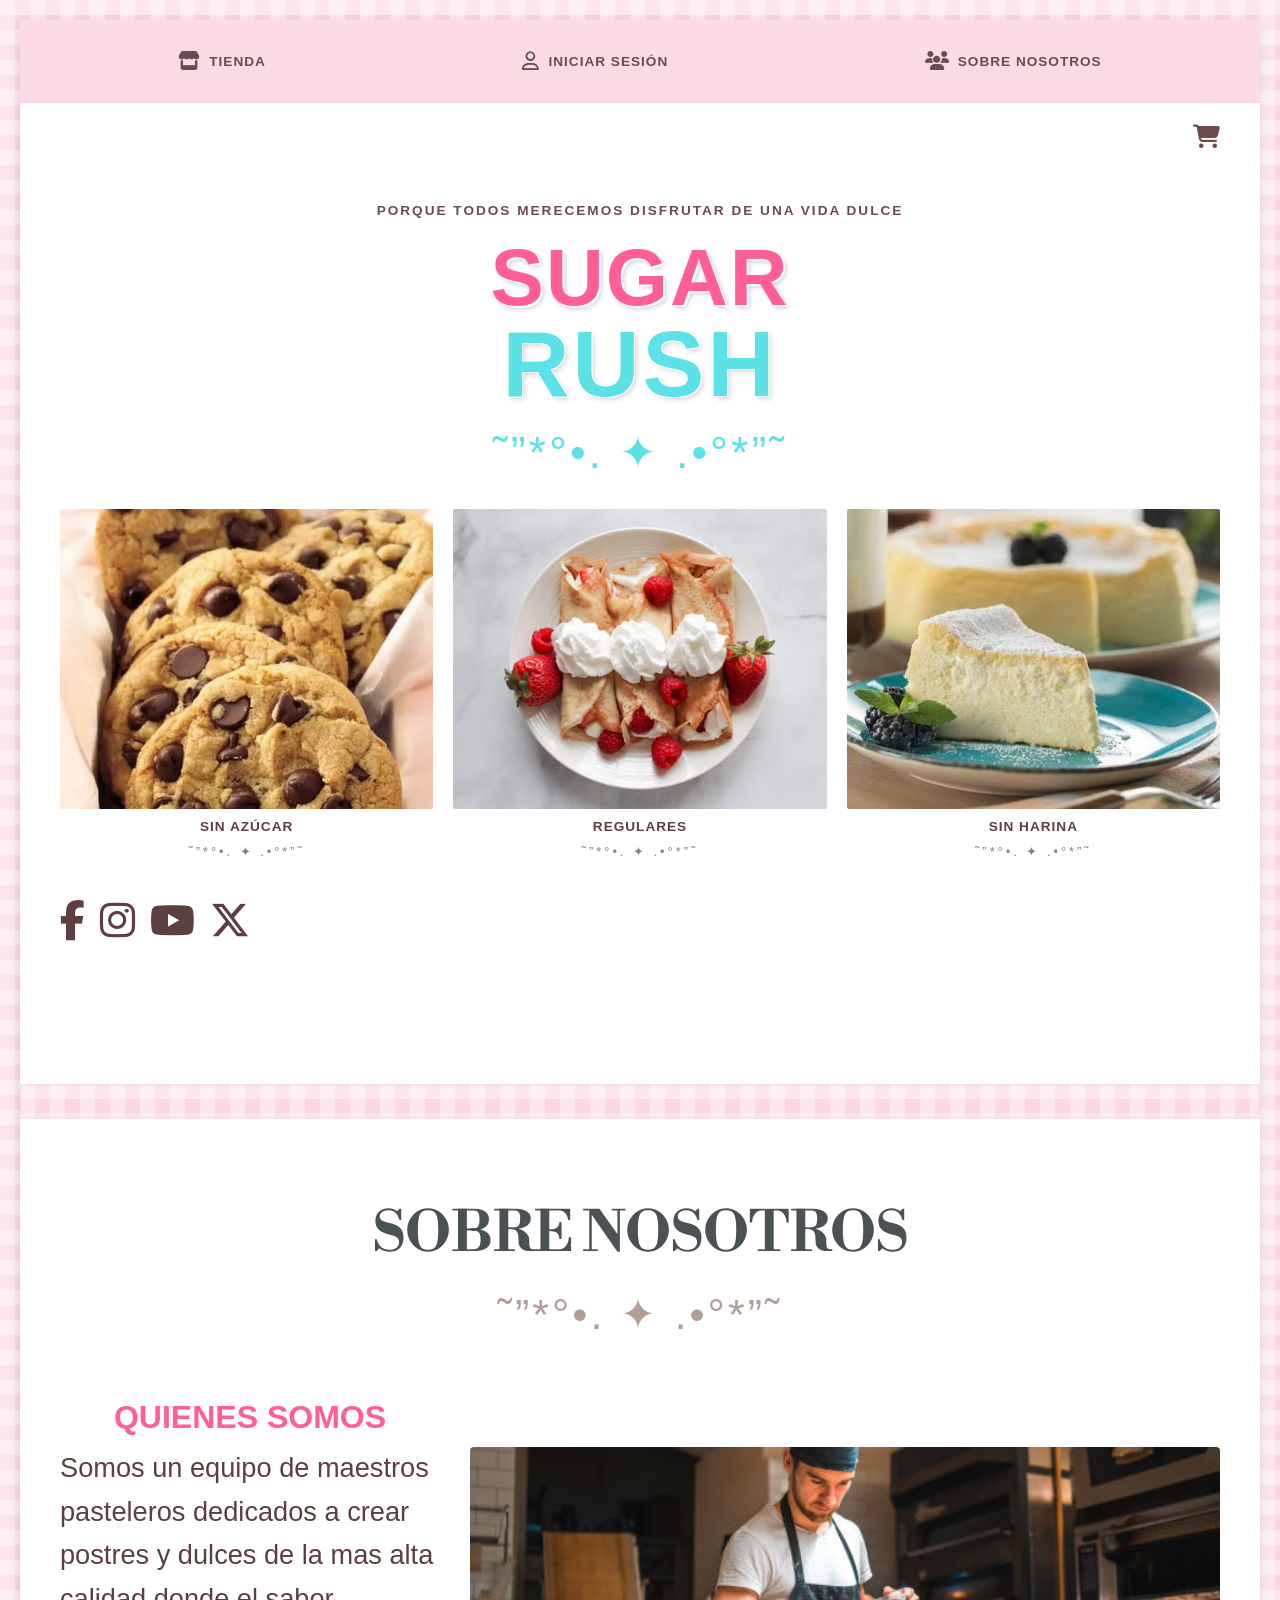
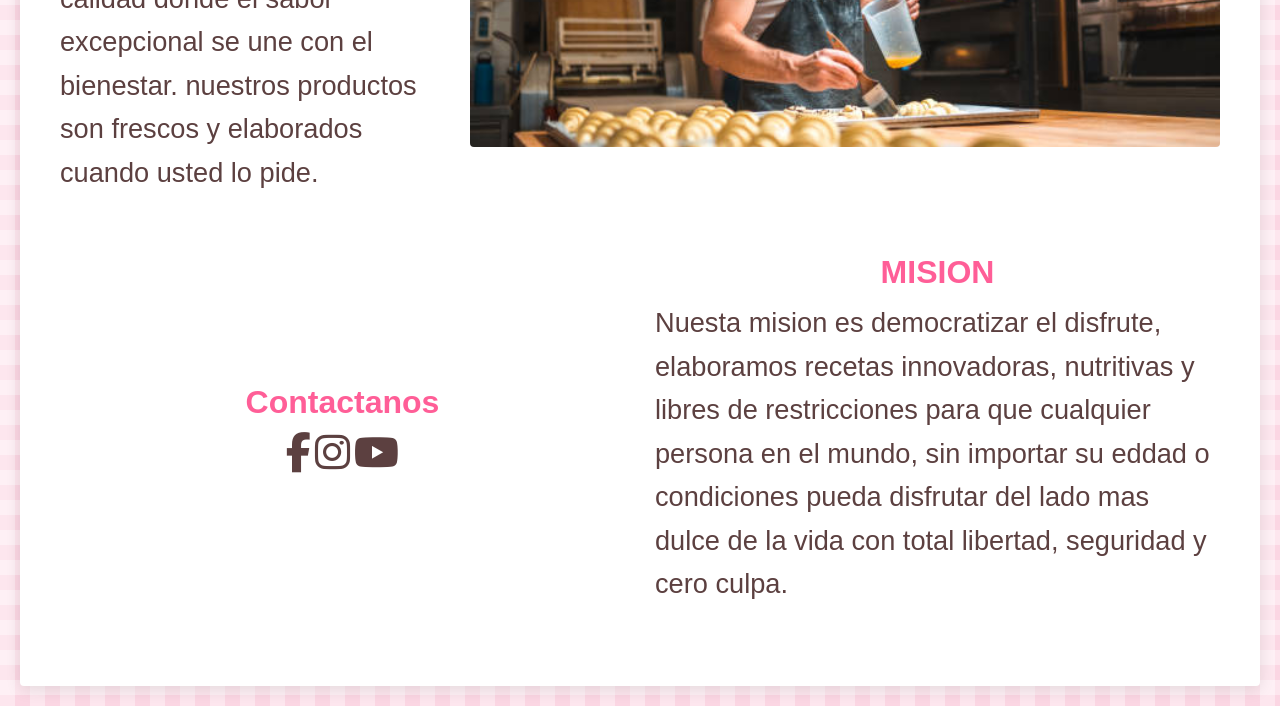
<file: index.HTML>
<!DOCTYPE html>
<html lang="es">
<head>
    <meta charset="UTF-8">
    <meta name="viewport" content="width=device-width, initial-scale=1.0">
    <title>Sugar Rush</title>
    <link rel="stylesheet" href="https://cdnjs.cloudflare.com/ajax/libs/font-awesome/6.4.0/css/all.min.css">
    <link rel="stylesheet" href="styles.css">
    <link href="https://fonts.googleapis.com/css2?family=Libre+Bodoni:wght@600;700&display=swap" rel="stylesheet">
</head>
<body>

    <div class="contenedor">
        <nav class="barra-superior">
            <a href="#" class="items-barra">
                <i class="fa-solid fa-store"></i>
                <span>Tienda</span>
            </a>
            <a href="#" class="items-barra">
                <i class="fa-regular fa-user"></i>
                <span>Iniciar Sesión</span>
            </a>
            <a href="#" class="items-barra">
                <i class="fa-solid fa-users"></i>
                <span>Sobre Nosotros</span>
            </a>
        </nav>

        <section class="caratula">
            <a href="#" class="icono-carrito">
                <i class="fa-solid fa-cart-shopping"></i>
            </a>
            <p class="slogan">PORQUE TODOS MERECEMOS DISFRUTAR DE UNA VIDA DULCE</p>
            <div class="logo">
                <h1 class="logo-sugar">SUGAR</h1>
                <h1 class="logo-rush">RUSH</h1>
            </div>
            <div class="divisor">
                ˜”*°•. ✦ .•°*”˜
            </div>
        </section>
  
        <section class="Tpos-de-postres">

            <div class="postres">
                <div class="cobertura-imagen">
                    <img src="imagenes/images.jpg" alt="Galletas Sin Azúcar">
                </div>
                <h3 class="Titulo-postres">SIN AZÚCAR</h3>
                <div class="divisor1">˜”*°•. ✦ .•°*”˜</div>
            </div>


            <div class="postres">
                <div class="cobertura-imagen">
                    <img src="imagenes/photo-1587314168485-3236d6710814.avif" alt="Postre Regular">
                </div>
                <h3 class="Titulo-postres">REGULARES</h3>
                <div class="divisor1">˜”*°•. ✦ .•°*”˜</div>
            </div>


            <div class="postres">
                <div class="cobertura-imagen">
                    <img src="imagenes/images (1).jpg" alt="Postres Sin Harina">
                </div>
                <h3 class="Titulo-postres">SIN HARINA</h3>
                <div class="divisor1">˜”*°•. ✦ .•°*”˜</div>
            </div>
        </section>


        <footer class="footer">
            <a href="#" class="red-social"><i class="fa-brands fa-facebook-f"></i></a>
            <a href="#" class="red-social"><i class="fa-brands fa-instagram"></i></a>
            <a href="#" class="red-social"><i class="fa-brands fa-youtube"></i></a>
            <a href="#" class="red-social"><i class="fa-brands fa-x-twitter"></i></a>
        </footer>
        <div class="gingham-divider"></div>
        <section class="titulo-2">
            <h3>SOBRE NOSOTROS</h3>
            <div class="divisor3">˜”*°•. ✦ .•°*”˜</div>
        </section>
            <section class="nosotros">
      <div class="texto-nosotros">
        <h2>QUIENES SOMOS</h2>
        <p>Somos un equipo de maestros pasteleros dedicados a crear postres y dulces de la mas alta calidad donde  el sabor excepcional se une con el bienestar.
            nuestros productos son frescos y elaborados cuando usted lo pide.
        </p>
       </div>
      <div class="imagen-nosotros">
        <img src="imagenes/gettyimages-1479330210-612x612.jpg" alt="Postres">
      </div>
    </section>
    <section class="nosotros2">
      <div class="redes-nosotros2">
        <h2>Contactanos</h2>
            <a href="#" class="red-social"><i class="fa-brands fa-facebook-f"></i></a>
            <a href="#" class="red-social"><i class="fa-brands fa-instagram"></i></a>
            <a href="#" class="red-social"><i class="fa-brands fa-youtube"></i></a>
       </div>
      <div class="texto-nosotros2">
        <h2>MISION</h2>
        <p>Nuesta mision es democratizar el disfrute, elaboramos recetas innovadoras, nutritivas y libres de restricciones para que cualquier persona en el mundo, sin importar su eddad o condiciones
            pueda disfrutar del lado mas dulce de la vida con total libertad, seguridad y cero culpa.</p>
      </div>
    </section>

    </div>  
</body>
</html>
</file>
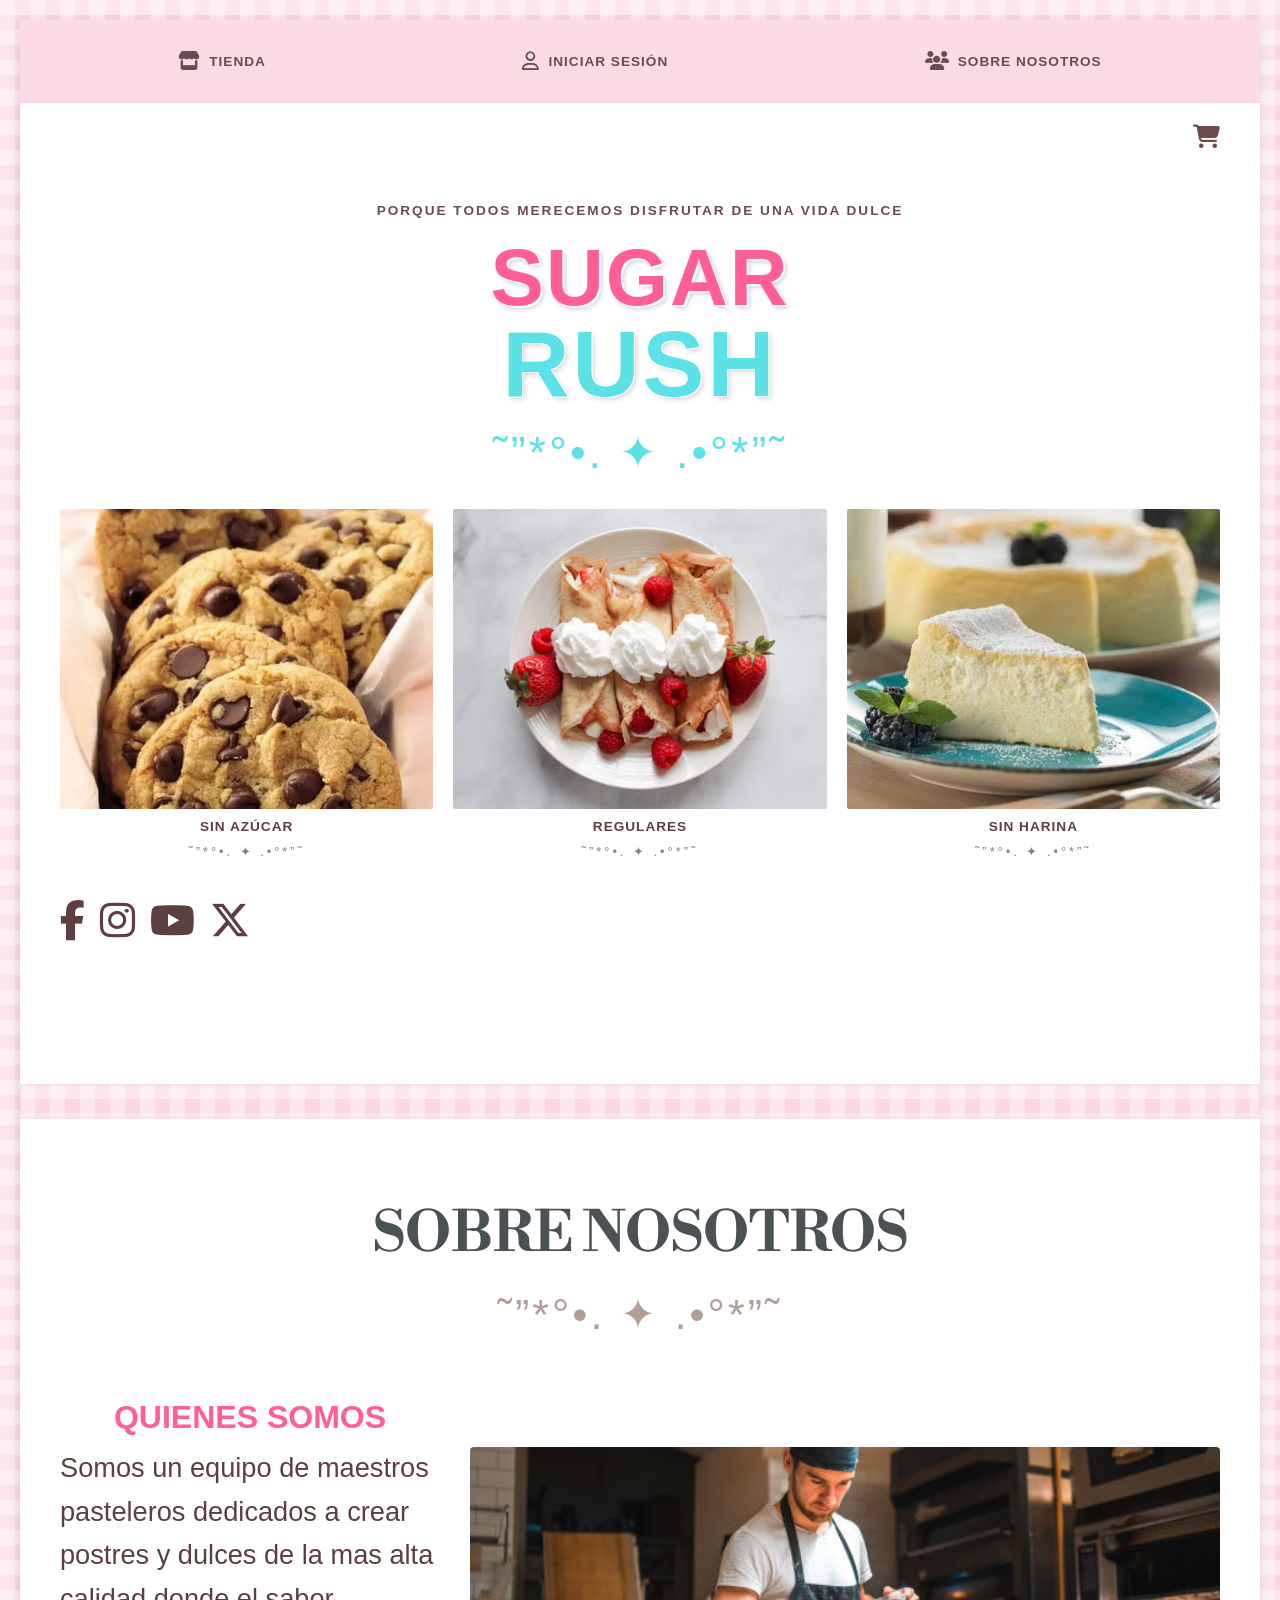
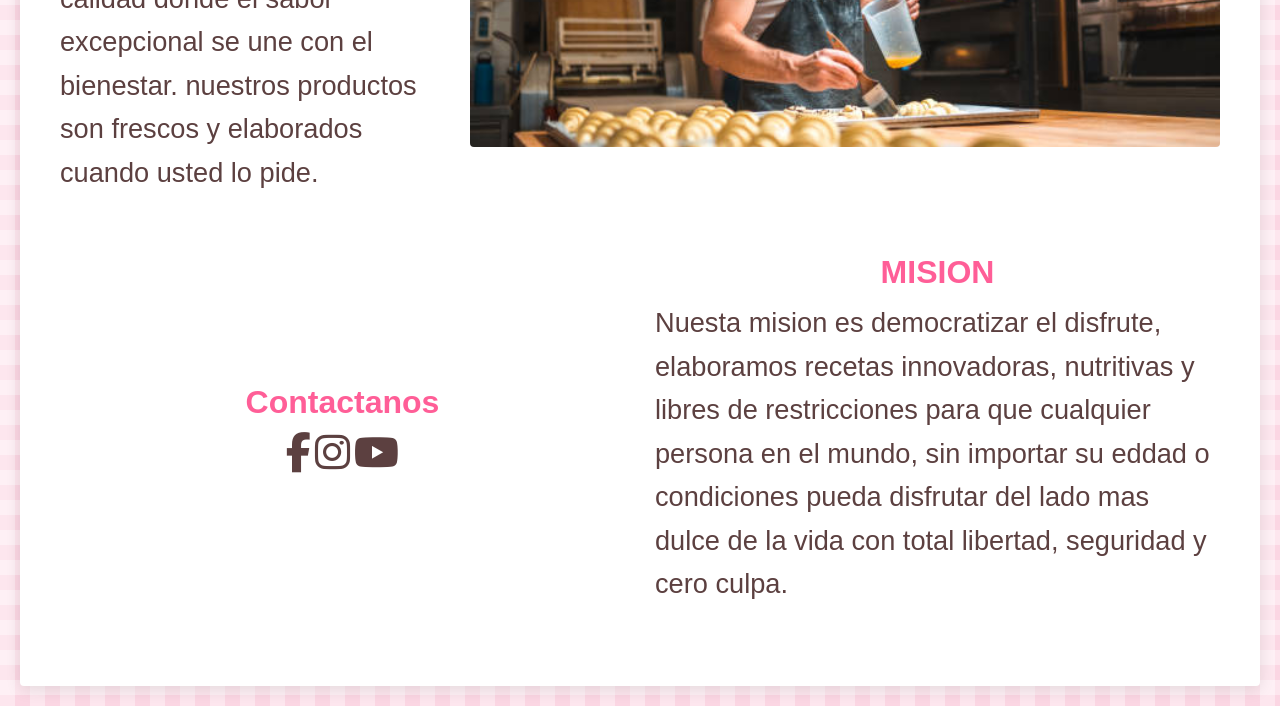
<file: index.html>
<!DOCTYPE html>
<html lang="es">
<head>
    <meta charset="UTF-8">
    <meta name="viewport" content="width=device-width, initial-scale=1.0">
    <title>Sugar Rush</title>
    <link rel="stylesheet" href="https://cdnjs.cloudflare.com/ajax/libs/font-awesome/6.4.0/css/all.min.css">
    <link rel="stylesheet" href="styles.css">
    <link href="https://fonts.googleapis.com/css2?family=Libre+Bodoni:wght@600;700&display=swap" rel="stylesheet">
</head>
<body>

    <div class="contenedor">
        <nav class="barra-superior">
            <a href="tienda.html" class="items-barra">
                <i class="fa-solid fa-store"></i>
                <span>Tienda</span>
            </a>
            <a href="login.html" class="items-barra" data-sesion>
                <i class="fa-regular fa-user"></i>
                <span>Iniciar Sesión</span>
            </a>
            <a href="#" class="items-barra">
                <i class="fa-solid fa-users"></i>
                <span>Sobre Nosotros</span>
            </a>
        </nav>

        <section class="caratula">
            <a href="carrito.html" class="icono-carrito" aria-label="Carrito">
                <i class="fa-solid fa-cart-shopping"></i>
            </a>
            <p class="slogan">PORQUE TODOS MERECEMOS DISFRUTAR DE UNA VIDA DULCE</p>
            <div class="logo">
                <h1 class="logo-sugar">SUGAR</h1>
                <h1 class="logo-rush">RUSH</h1>
            </div>
            <div class="divisor">
                ˜”*°•. ✦ .•°*”˜
            </div>
        </section>
  
        <section class="Tpos-de-postres">

            <div class="postres">
                <div class="cobertura-imagen">
                    <img src="imagenes/images.jpg" alt="Galletas Sin Azúcar">
                </div>
                <h3 class="Titulo-postres">SIN AZÚCAR</h3>
                <div class="divisor1">˜”*°•. ✦ .•°*”˜</div>
            </div>


            <div class="postres">
                <div class="cobertura-imagen">
                    <img src="imagenes/photo-1587314168485-3236d6710814.avif" alt="Postre Regular">
                </div>
                <h3 class="Titulo-postres">REGULARES</h3>
                <div class="divisor1">˜”*°•. ✦ .•°*”˜</div>
            </div>


            <div class="postres">
                <div class="cobertura-imagen">
                    <img src="imagenes/images (1).jpg" alt="Postres Sin Harina">
                </div>
                <h3 class="Titulo-postres">SIN HARINA</h3>
                <div class="divisor1">˜”*°•. ✦ .•°*”˜</div>
            </div>
        </section>


        <footer class="footer">
            <a href="#" class="red-social"><i class="fa-brands fa-facebook-f"></i></a>
            <a href="#" class="red-social"><i class="fa-brands fa-instagram"></i></a>
            <a href="#" class="red-social"><i class="fa-brands fa-youtube"></i></a>
            <a href="#" class="red-social"><i class="fa-brands fa-x-twitter"></i></a>
        </footer>
        <div class="gingham-divider"></div>
        <section class="titulo-2" id="sobre-nosotros">
            <h3>SOBRE NOSOTROS</h3>
            <div class="divisor3">˜”*°•. ✦ .•°*”˜</div>
        </section>
            <section class="nosotros">
      <div class="texto-nosotros">
        <h2>QUIENES SOMOS</h2>
        <p>Somos un equipo de maestros pasteleros dedicados a crear postres y dulces de la mas alta calidad donde  el sabor excepcional se une con el bienestar.
            nuestros productos son frescos y elaborados cuando usted lo pide.
        </p>
       </div>
      <div class="imagen-nosotros">
        <img src="imagenes/gettyimages-1479330210-612x612.jpg" alt="Postres">
      </div>
    </section>
    <section class="nosotros2">
      <div class="redes-nosotros2">
        <h2>Contactanos</h2>
            <a href="#" class="red-social"><i class="fa-brands fa-facebook-f"></i></a>
            <a href="#" class="red-social"><i class="fa-brands fa-instagram"></i></a>
            <a href="#" class="red-social"><i class="fa-brands fa-youtube"></i></a>
       </div>
      <div class="texto-nosotros2">
        <h2>MISION</h2>
        <p>Nuesta mision es democratizar el disfrute, elaboramos recetas innovadoras, nutritivas y libres de restricciones para que cualquier persona en el mundo, sin importar su eddad o condiciones
            pueda disfrutar del lado mas dulce de la vida con total libertad, seguridad y cero culpa.</p>
      </div>
    </section>

    </div>
    <script src="auth.js"></script>
</body>
</html>
</file>
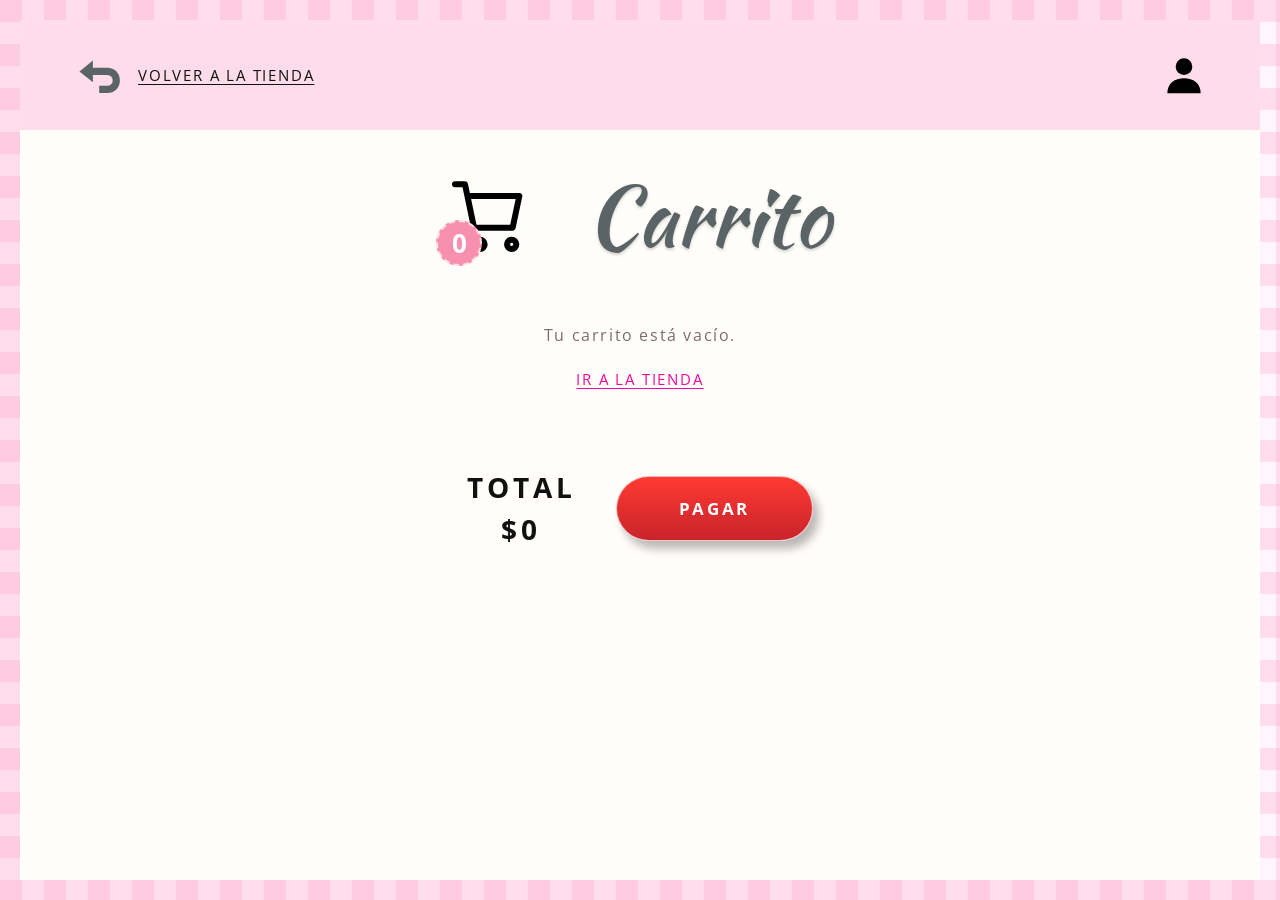
<file: carrito.html>
<!doctype html>
<html lang="es">
<head>
<meta charset="utf-8">
<meta name="viewport" content="width=device-width, initial-scale=1">
<title>Sugar Rush - Carrito</title>
<link rel="preconnect" href="https://fonts.googleapis.com">
<link rel="preconnect" href="https://fonts.gstatic.com" crossorigin>
<link href="https://fonts.googleapis.com/css2?family=Bodoni+Moda:wght@500;600&family=Kaushan+Script&family=Open+Sans:wght@400;600;700&display=swap" rel="stylesheet">
<style>
:root{
  --pink-bar:#ffdce9;
  --pink-soft:#fff3f8;
  --pink:#ff8fb4;
  --pink-btn-a:#ffc3d8;
  --pink-btn-b:#ff8db3;
  --magenta:#ee0a9d;
  --olive:#4f5b25;
  --slate:#5a6466;
  --brown:#4a2012;
  --ink:#111;
  --paper:#fffefb;
  --red:#e8505b;
  --green:#8cc63f;
}
*{box-sizing:border-box}
html,body{margin:0}
body{
  padding:20px;
  font-family:'Open Sans',system-ui,sans-serif;
  color:var(--ink);
  background-color:#fff5fa;
  background-image:
    linear-gradient(90deg,rgba(255,150,195,.26) 50%,transparent 50%),
    linear-gradient(rgba(255,150,195,.26) 50%,transparent 50%);
  background-size:44px 44px;
}
button{font:inherit;cursor:pointer}
a{color:inherit}
svg{display:block}

.sheet{max-width:1700px;margin:0 auto;background:var(--paper);min-height:calc(100vh - 40px);position:relative;display:flex;flex-direction:column}
.bar{background:var(--pink-bar);height:110px;display:flex;align-items:center;justify-content:space-between;padding:0 56px;gap:16px;flex:none}
.bar .right{display:flex;align-items:center;gap:26px}
.main{flex:1;padding:0 56px 24px;position:relative}

.link{background:none;border:0;padding:0;color:var(--ink);text-decoration:underline;text-underline-offset:3px;letter-spacing:.12em;text-transform:uppercase;font-size:15px;display:inline-flex;align-items:center;gap:12px}
.link.pink{color:var(--magenta);text-decoration:underline}
.link.plain{text-decoration:none}
.iconbtn{background:none;border:0;padding:0;position:relative;display:inline-flex}
.badge{position:absolute;top:-6px;right:-8px;min-width:18px;height:18px;border-radius:9px;background:#f6c9f7;color:#7a2a79;font-size:10px;font-weight:700;display:flex;align-items:center;justify-content:center;padding:0 4px}
.badge.big{min-width:46px;height:46px;border-radius:50%;font-size:26px;top:auto;bottom:-10px;left:-14px;right:auto;background:#f78fb0;color:#fff;border:2px dashed rgba(255,255,255,.7)}

h1.serif,h2.serif{font-family:'Bodoni Moda',Didot,serif;font-weight:500;letter-spacing:.06em;text-transform:uppercase;margin:0;text-align:center}
.script{font-family:'Kaushan Script','Brush Script MT',cursive;color:var(--slate);text-align:center;margin:0;font-weight:400;text-shadow:0 2px 3px rgba(0,0,0,.18)}
.body-serif{font-family:'Times New Roman',Times,serif;letter-spacing:.09em;line-height:1.55;font-size:20px}
.label{letter-spacing:.14em;text-transform:uppercase;font-size:15px}

.btn{border:1px solid rgba(255,255,255,.7);border-radius:999px;background:linear-gradient(#ffc9dc,#ff8db3);color:#4b3b40;font-weight:700;letter-spacing:.16em;text-transform:uppercase;padding:20px 54px;font-size:17px;box-shadow:6px 8px 10px rgba(0,0,0,.28);transition:transform .1s}
.btn:hover{transform:translateY(-1px)}
.btn:active{transform:translateY(1px);box-shadow:3px 4px 6px rgba(0,0,0,.28)}
.btn.sm{padding:14px 36px;font-size:14px}
.btn.red{background:linear-gradient(#ff3a33,#c8232b);color:#fff}
.btn.flat{box-shadow:none;background:#f68bad;color:#fff;font-family:Verdana,sans-serif;letter-spacing:.04em;text-transform:none;font-size:20px;padding:16px 54px;border-color:#f5a6c0}

.field{display:block;width:100%;border:2.5px solid #4a4a4a;border-radius:999px;padding:17px 22px;font:inherit;font-family:Verdana,sans-serif;font-size:19px;background:#fff;color:#333}
.field::placeholder{color:#8a8a8a}
.field:focus{outline:3px solid #ffb6cf}

.social{display:flex;gap:18px;align-items:center}
.foot{display:flex;justify-content:space-between;align-items:flex-end;padding:26px 56px 22px;gap:14px;flex-wrap:wrap}
.foot .help{letter-spacing:.12em;text-transform:uppercase;font-size:15px}
.foot .help button{background:none;border:0;padding:0;color:var(--magenta);letter-spacing:.12em;text-transform:uppercase;font-size:15px}

/* Carrito */
.cart-head{display:flex;align-items:center;justify-content:center;gap:56px;margin:44px 0 26px}
.cart-head .script{font-size:84px;line-height:1}
.lines{display:flex;flex-direction:column;gap:20px;align-items:center}
.line{display:flex;width:100%;max-width:400px;background:var(--pink-bar);align-items:stretch;min-height:80px}
.line .ph{width:112px;flex:none;overflow:hidden}
.line img{width:100%;height:100%;object-fit:cover;display:block}
.line .tx{flex:1;text-align:center;padding:12px 6px 8px;display:flex;flex-direction:column;justify-content:center;position:relative}
.line .nm{font-weight:700;letter-spacing:.1em;text-transform:uppercase;font-size:14px}
.line .pr{font-weight:700;font-size:23px;letter-spacing:.06em}
.line .x{position:absolute;right:10px;bottom:6px;background:none;border:0;padding:0}
.totalrow{display:flex;align-items:center;justify-content:center;gap:40px;margin:36px 0 10px}
.totalrow .tt{font-weight:700;font-size:28px;letter-spacing:.14em;text-align:center;line-height:1.5}
.cart-empty{text-align:center;color:#7d6a72;letter-spacing:.1em;padding:40px 0}

/* Pago */
.pay-title{font-size:92px;line-height:1.1;margin-top:44px}
.opts{display:flex;flex-direction:column;gap:30px;margin:26px auto 0;max-width:700px}
.opt{display:flex;align-items:center;gap:18px;background:#fff4fa;border-radius:999px;padding:14px 26px 14px 14px;border:4px solid transparent;text-align:left;width:100%;min-height:74px}
.opt.on{border-color:#ee0a9d}
.opt .ic{width:56px;flex:none;display:flex;justify-content:center}
.opt .tx{flex:1;font-family:'Times New Roman',serif;letter-spacing:.1em}
.opt .tx b{display:block;font-weight:400;font-size:24px;color:#111}
.opt .tx span{font-size:18px;color:#666}
.opt .ck{width:36px;height:36px;border-radius:50%;border:1.5px solid #222;display:flex;align-items:center;justify-content:center;flex:none;background:#fff}
.opt.on .ck{background:#ee0a9d;border:3px solid #e60094}
.opt .ck svg{opacity:.3}
.opt.on .ck svg{opacity:1}
.sums{text-align:center;font-family:'Times New Roman',serif;letter-spacing:.1em;font-size:25px;color:#666;line-height:1.35;margin-top:32px}
.sums .tot{color:#111;font-size:25px;margin-top:14px}
.paybtn{display:flex;justify-content:center;margin-top:22px}

/* Modal */
.ov{position:fixed;inset:0;background:rgba(40,10,25,.38);display:flex;align-items:center;justify-content:center;padding:20px;z-index:50;animation:fade .15s}
@keyframes fade{from{opacity:0}to{opacity:1}}
.modal{background:#fff;border:5px solid #000;max-width:600px;width:100%;padding:34px 36px 26px;position:relative;display:flex;gap:30px;align-items:center;flex-wrap:wrap}
.modal .mx{position:absolute;top:8px;right:12px;background:none;border:0;padding:0}
.modal .tx{flex:1;min-width:220px;text-align:center;letter-spacing:.1em;font-size:15px;line-height:1.55}
.modal .tx .h{font-size:17px;letter-spacing:.14em;text-transform:uppercase;display:block;margin-bottom:6px}
.modal .tx ul{margin:6px 0 0;padding:0;list-style:none}
.modal .tx li:before{content:"•";margin-right:10px}
.modal .tx .small{font-size:14px}
.modal .tx .foot2{display:block;margin-top:16px;font-size:14px}
.modal .tx .foot2 button{background:none;border:0;padding:0;color:var(--magenta);letter-spacing:.1em;font-size:14px}
.modal.col{flex-direction:column;text-align:center}
.confirm-btns{display:flex;align-items:center;gap:26px;margin-top:18px;width:100%;justify-content:center}
.confirm-btns .sep{width:0;height:56px;border-left:4px dotted #000}
.cbtn{border:1px solid rgba(0,0,0,.4);border-radius:999px;padding:9px 16px;font-size:13px;letter-spacing:.06em;color:#222;min-width:130px}
.cbtn.g{background:var(--green)}
.cbtn.r{background:#eb5360;color:#222}

.toast{position:fixed;left:50%;bottom:26px;transform:translateX(-50%) translateY(20px);background:#4a2012;color:#fff;padding:12px 22px;border-radius:999px;letter-spacing:.08em;font-size:14px;opacity:0;pointer-events:none;transition:all .25s;z-index:60}
.toast.show{opacity:1;transform:translateX(-50%) translateY(0)}

@media (max-width:900px){
  .bar{padding:0 22px;height:92px}
  .main{padding:0 22px 20px}
  .bar .right{gap:16px}
  .link{font-size:12px;gap:8px}
  .foot{padding:22px}
  .cart-head .script{font-size:60px}
  .pay-title{font-size:60px}
}
@media (max-width:520px){
  .bar{flex-wrap:wrap;height:auto;padding:14px 16px;justify-content:center}
  .link{letter-spacing:.06em}
  .cart-head{gap:30px}
  .totalrow{flex-direction:column;gap:20px}
}
</style>
</head>
<body>
<div id="app"></div>
<div id="modal-root"></div>
<div class="toast" id="toast"></div>

<script>
const PHOTOS = {"bombon": "[data-uri]", "corazon": "[data-uri]", "cakepop": "[data-uri]", "cupcake": "[data-uri]", "cookies": "[data-uri]", "fresas": "[data-uri]", "malvaviscos": "[data-uri]", "macaroons": "[data-uri]"};

/* ---------- Iconos (SVG en línea) ---------- */
const I = {
  back:(c='#5a6466',s=54)=>`<svg width="${s}" height="${s*0.72}" viewBox="0 0 54 40" fill="none"><path d="M18 4 3 16l15 12v-8h16a6 6 0 0 1 0 12h-9v8h9c8 0 14-6 14-14 0-8-6-14-14-14H18z" fill="${c}"/></svg>`,
  cart:(c='#000',s=44)=>`<svg width="${s}" height="${s}" viewBox="0 0 24 24" fill="none" stroke="${c}" stroke-width="1.8" stroke-linecap="round" stroke-linejoin="round"><circle cx="9" cy="20.5" r="1.4"/><circle cx="18.5" cy="20.5" r="1.4"/><path d="M1.5 2.5h3l2.7 13h11.6l2-9.5H5.4"/></svg>`,
  user:(c='#000',s=40)=>`<svg width="${s}" height="${s}" viewBox="0 0 24 24" fill="${c}"><circle cx="12" cy="7" r="5"/><path d="M2 23c0-6 4.5-9 10-9s10 3 10 9z"/></svg>`,
  facebook:(c='#4f5b25',s=38)=>`<svg width="${s}" height="${s}" viewBox="0 0 40 40" fill="none"><circle cx="20" cy="20" r="18" stroke="${c}" stroke-width="3"/><path d="M21.5 36V23h4.4l.7-5h-5.1v-3.2c0-1.4.5-2.4 2.5-2.4H27V8c-.5-.1-2.1-.2-3.9-.2-3.9 0-6.4 2.300-6.400 6.600V18h-4.300v5h4.300v13z" fill="${c}"/></svg>`,
  instagram:(c='#4f5b25',s=36)=>`<svg width="${s}" height="${s}" viewBox="0 0 40 40" fill="none" stroke="${c}" stroke-width="3.2"><rect x="3" y="3" width="34" height="34" rx="10"/><circle cx="20" cy="20" r="8"/><circle cx="29.500" cy="10.500" r="1.600" fill="${c}" stroke="none"/></svg>`,
  youtube:(c='#4f5b25',s=40)=>`<svg width="${s}" height="${s*0.72}" viewBox="0 0 44 31"><rect width="44" height="31" rx="9" fill="${c}"/><path d="M17 8.500v14l12-7z" fill="#fffefb"/></svg>`,
  x:(c='#4f5b25',s=34)=>`<svg width="${s}" height="${s}" viewBox="0 0 34 34" fill="none" stroke="${c}"><path d="M4 3h6.500l20 28H24z" stroke-width="2"/><path d="M29 3 18.500 15M5 31l10.500-12" stroke-width="2.200"/></svg>`,
  bank:(c='#4f5b25',s=54)=>`<svg width="${s}" height="${s}" viewBox="0 0 54 54" fill="none" stroke="${c}" stroke-width="3" stroke-linejoin="round"><path d="M5 20 27 8l22 12z"/><path d="M9 24v18M19 24v18M29 24v18M39 24v18M45 24v18M4 46h46M6 42h42"/><path d="M42 8l1.500-4M46 11l3-3" stroke-width="2"/></svg>`,
  card:(c='#e0555f',s=54)=>`<svg width="${s}" height="${s*0.85}" viewBox="0 0 54 46" fill="none" stroke="${c}" stroke-width="2.600"><path d="M8 12 43 4l3 8"/><path d="M3 14h46v28H3z" stroke-linejoin="round"/><rect x="8" y="20" width="9" height="7" fill="${c}" stroke="none" opacity=".85"/><circle cx="35" cy="24" r="4"/><circle cx="41" cy="24" r="4"/><path d="M8 34h22M8 38h12"/></svg>`,
  cash:(c='#8a9a3c',s=56)=>`<svg width="${s}" height="${s}" viewBox="0 0 56 56" fill="${c}"><path d="M22 4h26v18H22z" opacity=".7"/><path d="M4 28c0-3 2-5 5-5h19v8H15l9 4v12H9c-3 0-5-2-5-5z"/><path d="M28 31h18c4 0 6 2 6 6s-2 6-6 6H32z"/><circle cx="35" cy="13" r="4" fill="#fffefb"/></svg>`,
  xmark:(c='#e8505b',s=34)=>`<svg width="${s}" height="${s}" viewBox="0 0 34 34" stroke="${c}" stroke-width="4" stroke-linecap="round"><path d="M4 4l26 26M30 4L4 30"/></svg>`,
  err:(s=92)=>`<svg width="${s}" height="${s}" viewBox="0 0 92 92"><circle cx="46" cy="46" r="44" fill="#d9574a"/><circle cx="44" cy="44" r="40" fill="#f0735d"/><path d="M28 28l32 32M60 28L28 60" stroke="#fff" stroke-width="10" stroke-linecap="round"/><path d="M18 34a30 30 0 0 1 14-16" stroke="#ffd7cf" stroke-width="4" stroke-linecap="round" fill="none"/></svg>`,
  ok:(s=92)=>`<svg width="${s}" height="${s}" viewBox="0 0 92 92"><circle cx="46" cy="46" r="44" fill="#5fa032"/><circle cx="44" cy="44" r="40" fill="#8cc63f"/><path d="M26 46l14 14 27-30" stroke="#fff" stroke-width="10" stroke-linecap="round" stroke-linejoin="round" fill="none"/></svg>`,
  check:(c='#111',s=22)=>`<svg width="${s}" height="${s}" viewBox="0 0 24 24" fill="none" stroke="${c}" stroke-width="2.200" stroke-linecap="round" stroke-linejoin="round"><path d="M5 12.500l4.500 4.500L19 7"/></svg>`
};

/* ---------- Carrito compartido con la tienda (localStorage) ---------- */
const CART_KEY = 'sugarrush_carrito';
function readCart(){
  try{ const c = JSON.parse(localStorage.getItem(CART_KEY)); return Array.isArray(c) ? c : []; }
  catch(e){ return []; }
}
function saveCart(c){ try{ localStorage.setItem(CART_KEY, JSON.stringify(c)); }catch(e){} }

const state = { cart: readCart(), pay:'pse' };
const DELIVERY = 5000;
const money = n => '$' + n.toLocaleString('en-US');
const esc = s => String(s).replace(/[&<>"']/g, c => ({'&':'&amp;','<':'&lt;','>':'&gt;','"':'&quot;',"'":'&#39;'}[c]));
const units = () => state.cart.reduce((a,l)=>a+l.qty,0);
const total = () => state.cart.reduce((a,l)=>a+l.price*l.qty,0);
const img = (k,alt='') => PHOTOS[k] ? `<img src="${PHOTOS[k]}" alt="${esc(alt)}">` : '';

/* ---------- Piezas comunes ---------- */
const social = () => `<div class="social">${I.facebook()}${I.instagram()}${I.youtube()}${I.x()}</div>`;
const footer = help => `<div class="foot">${social()}${help?`<div class="help">¿Necesitas ayuda? <button data-go="about">Contáctanos</button></div>`:''}</div>`;
const userBtn = () => `<button class="iconbtn" data-go="login" aria-label="Cuenta">${I.user()}</button>`;
const backLink = (to,text) => `<button class="link" data-go="${to}">${I.back('#5a6466',50)}<span>${text}</span></button>`;
const barBack = (to,text,right='') => `<div class="bar">${backLink(to,text)}<div class="right">${right}</div></div>`;

/* ---------- Vistas ---------- */
const views = {
  cart(){
    return `<div class="sheet">
      ${barBack('store','Volver a la tienda', userBtn())}
      <div class="main">
        <div class="cart-head"><span style="position:relative;display:inline-flex">${I.cart('#000',80)}<span class="badge big">${units()}</span></span><h1 class="script">Carrito</h1></div>
        <div class="lines">
          ${state.cart.length ? state.cart.map((l,i)=>`<div class="line"><div class="ph">${img(l.img,l.name)}</div><div class="tx"><span class="nm">${esc(l.name)} x${l.qty}</span><span class="pr">${money(l.price*l.qty)}</span><button class="x" data-act="ask-del" data-i="${i}" aria-label="Eliminar ${esc(l.name)}">${I.xmark('#e8505b',26)}</button></div></div>`).join('') : `<div class="cart-empty">Tu carrito está vacío.<br><br><button class="link pink plain" data-go="store" style="text-decoration:underline">Ir a la tienda</button></div>`}
        </div>
        <div class="totalrow"><div class="tt">TOTAL<br>${money(total())}</div><button class="btn red" data-act="topay" style="padding:20px 62px">Pagar</button></div>
      </div>
    </div>`;
  },

  pay(){
    const opt = (k,ic,t,s) => `<button class="opt ${state.pay===k?'on':''}" data-act="pay" data-k="${k}" role="radio" aria-checked="${state.pay===k}"><span class="ic">${ic}</span><span class="tx"><b>${t}</b><span>${s}</span></span><span class="ck">${I.check('#111',20)}</span></button>`;
    const sub = total();
    return `<div class="sheet">
      ${barBack('cart','Volver al carrito', userBtn())}
      <div class="main">
        <h1 class="script pay-title">Métodos de pago</h1>
        <div class="opts" role="radiogroup">
          ${opt('tarjeta',I.card(),'Tarjeta débito/crédito','Visa ****38')}
          ${opt('pse',I.bank(),'PSE','Paga desde tu cuenta con tu banco')}
          ${opt('contra',I.cash(),'Contra-entrega','Pago al recibir tu pedido')}
        </div>
        <div class="sums">Subtotal: ${money(sub)}<br>Domicilio: ${money(DELIVERY)}<div class="tot">Total: ${money(sub+DELIVERY)}</div></div>
        <div class="paybtn"><button class="btn" data-act="dopay" style="text-decoration:underline">Pagar</button></div>
      </div>
      ${footer(true)}
    </div>`;
  }
};

/* ---------- Ventanas emergentes ---------- */
function modal(html, cls=''){
  state.afterOk = null;
  document.getElementById('modal-root').innerHTML = `<div class="ov" data-act="ov"><div class="modal ${cls}" role="dialog" aria-modal="true">${html}</div></div>`;
}
const clearModal = () => { document.getElementById('modal-root').innerHTML=''; };
const closeModal = () => {
  clearModal();
  if(state.afterOk){ const to = state.afterOk; state.afterOk = null; go(to); }
};
const xbtn = () => `<button class="mx" data-act="close" aria-label="Cerrar">${I.xmark('#e8505b',24)}</button>`;
function errorModal(title, body){ modal(`${xbtn()}${I.err()}<div class="tx"><span class="h">${title}</span>${body}</div>`); }
function okModal(title, body, to){ modal(`${xbtn()}${I.ok()}<div class="tx"><span class="h">${title}</span>${body}</div>`); state.afterOk = to; }

let toastT;
function toast(msg){ const t=document.getElementById('toast'); t.textContent=msg; t.classList.add('show'); clearTimeout(toastT); toastT=setTimeout(()=>t.classList.remove('show'),1800); }

/* ---------- Router ---------- */
/* Pantallas de este archivo: #/cart y #/pay. El resto vive en otras páginas del sitio. */
const EXTERNAL = { home:'index.html', store:'tienda.html', login:'login.html', about:'index.html#sobre-nosotros' };
function route(keepScroll){
  state.cart = readCart();
  const h = (location.hash || '#/cart').replace(/^#\//,'');
  const view = views[h] || views.cart;
  clearModal();
  document.getElementById('app').innerHTML = view();
  if(keepScroll!==true) window.scrollTo(0,0);
  document.title = h==='pay' ? 'Sugar Rush - Métodos de pago' : 'Sugar Rush - Carrito';
}
const go = to => {
  if(EXTERNAL[to]){ location.href = EXTERNAL[to]; return; }
  if(location.hash === '#/'+to) route(); else location.hash = '#/'+to;
};
window.addEventListener('hashchange', () => route());
window.addEventListener('pageshow', e => { if(e.persisted) route(true); });

/* ---------- Eventos ---------- */
document.addEventListener('click', e => {
  const el = e.target.closest('[data-go],[data-act]');
  if(!el) return;
  if(el.dataset.go){ go(el.dataset.go); return; }
  const a = el.dataset.act;
  if(a==='ov'){ if(e.target===el) closeModal(); return; }
  if(a==='close'){ closeModal(); return; }
  if(a==='ask-del'){
    const i = +el.dataset.i;
    modal(`<div class="tx" style="width:100%"><span style="letter-spacing:.1em;font-size:16px;line-height:1.6;display:block">¿Está seguro de eliminar este producto<br>del carrito?</span></div><div class="confirm-btns"><button class="cbtn g" data-act="del" data-i="${i}">Sí, estoy seguro</button><span class="sep"></span><button class="cbtn r" data-act="close">No, no estoy seguro</button></div>`,'col');
    return;
  }
  if(a==='del'){ state.cart.splice(+el.dataset.i,1); saveCart(state.cart); route(true); return; }
  if(a==='topay'){
    if(!state.cart.length){ toast('Tu carrito está vacío'); return; }
    go('pay'); return;
  }
  if(a==='pay'){ state.pay = el.dataset.k; route(true); return; }
  if(a==='dopay'){
    if(state.pay==='tarjeta'){
      errorModal('La tarjeta ingresada ha sido rechazada/transacción declinada',
        `<span class="small" style="display:block">Por favor contáctese con su banco pertinente<br>o corrobore la informacion ingresada en cada campo<br>Inténtelo de nuevo.</span><span class="foot2">¿Volvió a salir este error? <button data-act="reload">por favor reinicie la página</button></span>`);
    } else {
      const pagado = total() + DELIVERY;
      okModal('¡Pedido confirmado!', `<span class="small" style="display:block">Total pagado: ${money(pagado)}<br>${state.pay==='pse'?'Pago por PSE':'Pago contra-entrega'}</span>`, 'home');
      state.cart = []; saveCart(state.cart);
    }
    return;
  }
  if(a==='reload'){ location.reload(); return; }
});
document.addEventListener('keydown', e => { if(e.key==='Escape') closeModal(); });

route();
</script>
</body>
</html>
</file>
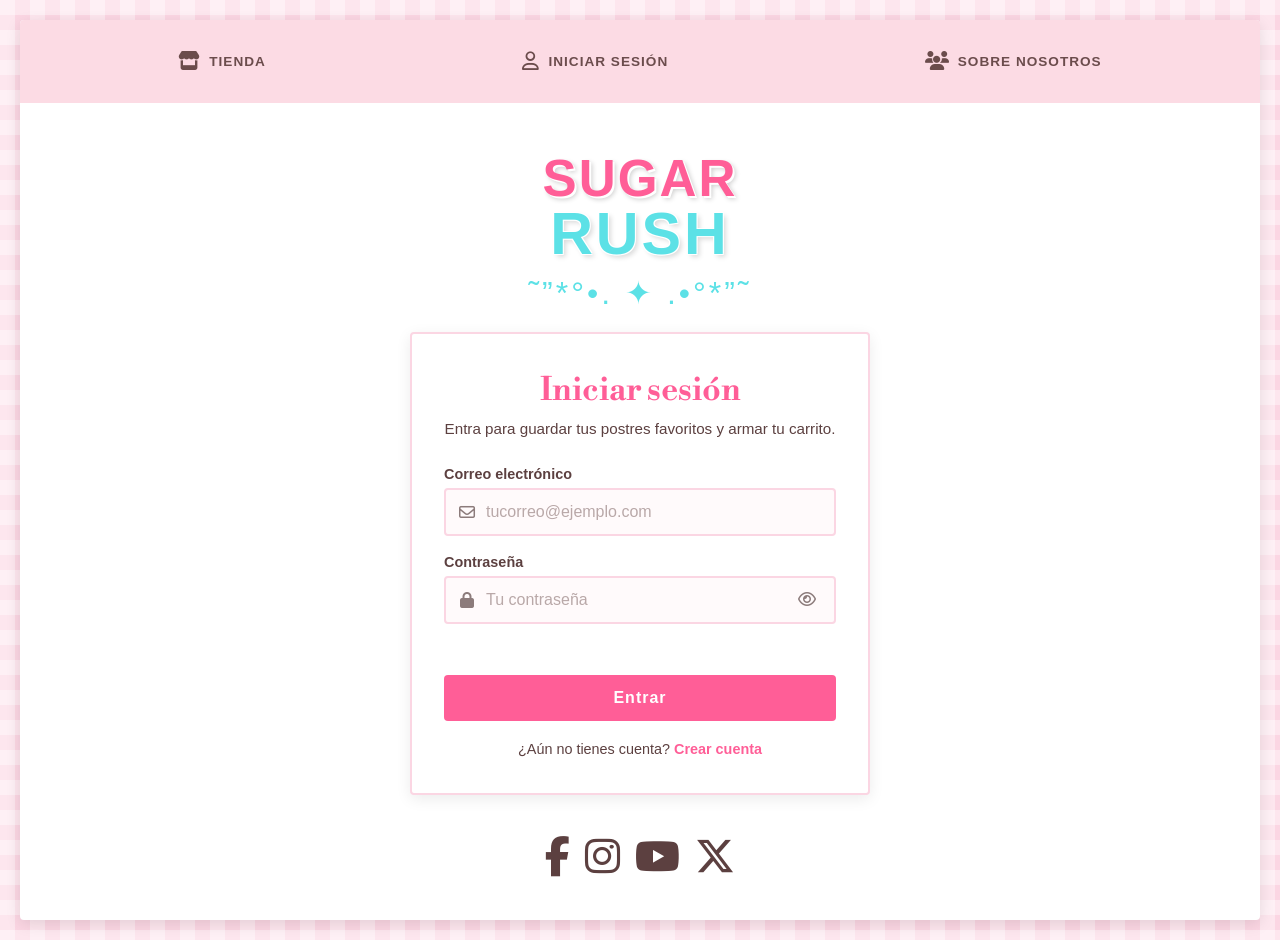
<file: login.html>
<!DOCTYPE html>
<html lang="es">
<head>
    <meta charset="UTF-8">
    <meta name="viewport" content="width=device-width, initial-scale=1.0">
    <title>Iniciar sesión | Sugar Rush</title>
    <link rel="stylesheet" href="https://cdnjs.cloudflare.com/ajax/libs/font-awesome/6.4.0/css/all.min.css">
    <link rel="stylesheet" href="styles.css">
    <link rel="stylesheet" href="auth.css">
    <link href="https://fonts.googleapis.com/css2?family=Libre+Bodoni:wght@600;700&display=swap" rel="stylesheet">
</head>
<body>

    <div class="contenedor">
        <nav class="barra-superior">
            <a href="index.html" class="items-barra">
                <i class="fa-solid fa-store"></i>
                <span>Tienda</span>
            </a>
            <a href="login.html" class="items-barra" data-sesion>
                <i class="fa-regular fa-user"></i>
                <span>Iniciar Sesión</span>
            </a>
            <a href="index.html#sobre-nosotros" class="items-barra">
                <i class="fa-solid fa-users"></i>
                <span>Sobre Nosotros</span>
            </a>
        </nav>

        <section class="auth-caratula">
            <a href="index.html" class="auth-logo" aria-label="Volver al inicio de Sugar Rush">
                <span class="logo-sugar">SUGAR</span>
                <span class="logo-rush">RUSH</span>
            </a>
            <div class="divisor">˜”*°•. ✦ .•°*”˜</div>
        </section>

        <main class="auth-main">
            <form class="auth-tarjeta" id="form-login" novalidate>
                <h2 class="auth-titulo">Iniciar sesión</h2>
                <p class="auth-subtitulo">Entra para guardar tus postres favoritos y armar tu carrito.</p>

                <div class="campo">
                    <label for="correo">Correo electrónico</label>
                    <div class="campo-input">
                        <i class="fa-regular fa-envelope"></i>
                        <input type="email" id="correo" name="correo" placeholder="tucorreo@ejemplo.com" autocomplete="email" required>
                    </div>
                </div>

                <div class="campo">
                    <label for="clave">Contraseña</label>
                    <div class="campo-input">
                        <i class="fa-solid fa-lock"></i>
                        <input type="password" id="clave" name="clave" placeholder="Tu contraseña" autocomplete="current-password" required>
                        <button type="button" class="ver-clave" aria-label="Mostrar contraseña" data-ver="clave">
                            <i class="fa-regular fa-eye"></i>
                        </button>
                    </div>
                </div>

                <p class="mensaje" id="mensaje" role="alert" aria-live="polite"></p>

                <button type="submit" class="boton-auth">Entrar</button>

                <p class="auth-cambio">¿Aún no tienes cuenta? <a href="registro.html">Crear cuenta</a></p>
            </form>
        </main>

        <footer class="footer">
            <a href="#" class="red-social"><i class="fa-brands fa-facebook-f"></i></a>
            <a href="#" class="red-social"><i class="fa-brands fa-instagram"></i></a>
            <a href="#" class="red-social"><i class="fa-brands fa-youtube"></i></a>
            <a href="#" class="red-social"><i class="fa-brands fa-x-twitter"></i></a>
        </footer>
    </div>

    <script src="auth.js"></script>
</body>
</html>
</file>
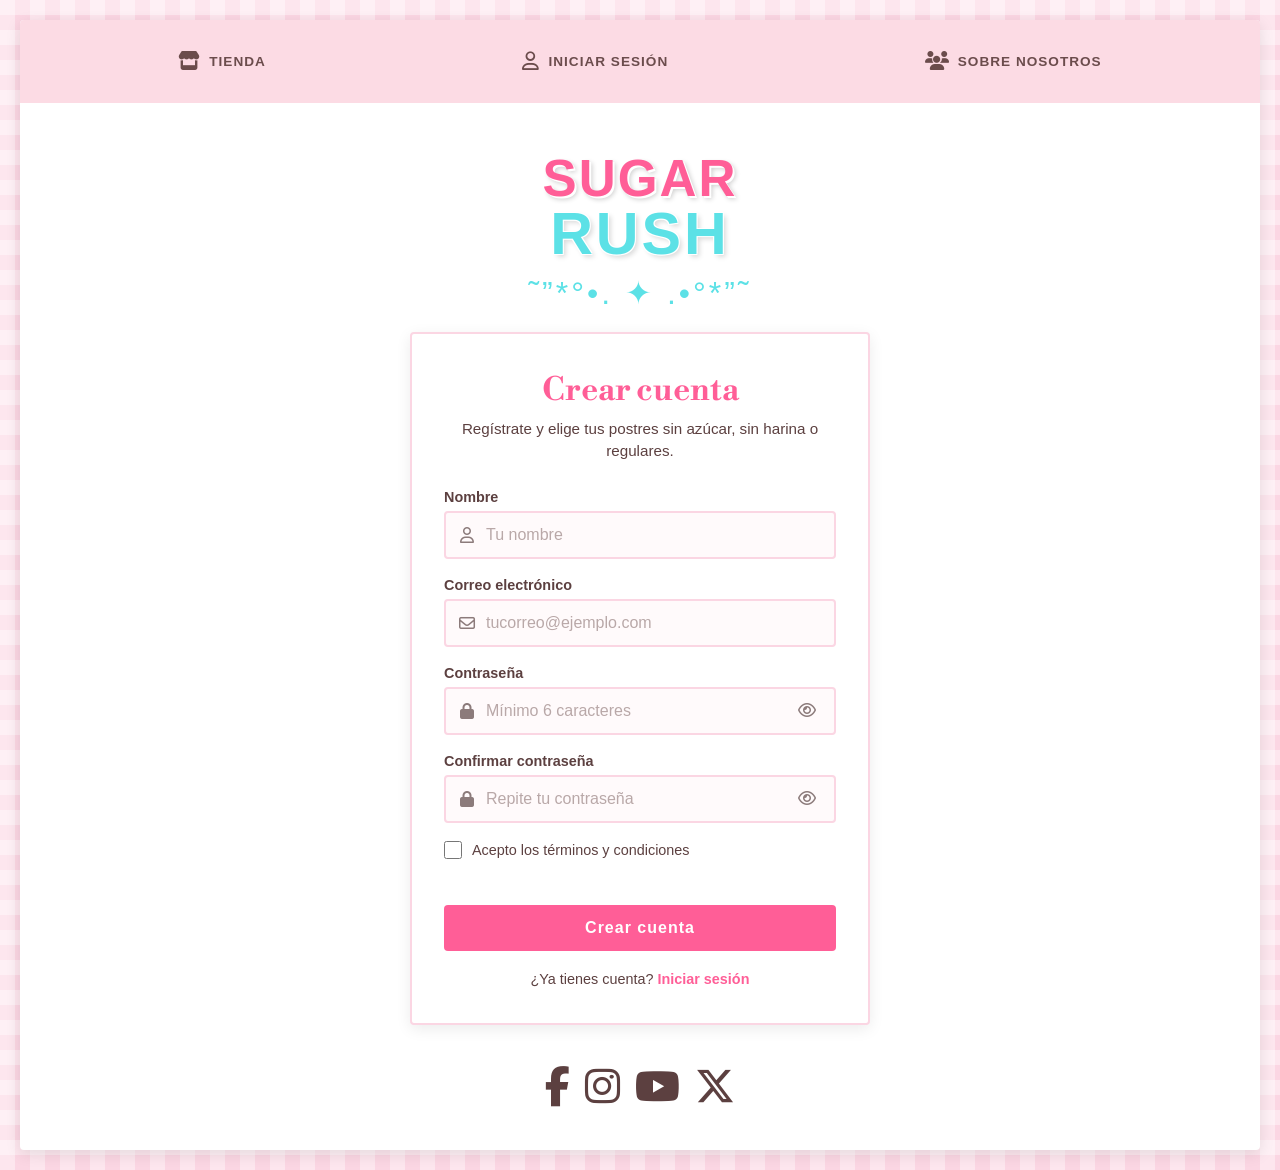
<file: registro.html>
<!DOCTYPE html>
<html lang="es">
<head>
    <meta charset="UTF-8">
    <meta name="viewport" content="width=device-width, initial-scale=1.0">
    <title>Crear cuenta | Sugar Rush</title>
    <link rel="stylesheet" href="https://cdnjs.cloudflare.com/ajax/libs/font-awesome/6.4.0/css/all.min.css">
    <link rel="stylesheet" href="styles.css">
    <link rel="stylesheet" href="auth.css">
    <link href="https://fonts.googleapis.com/css2?family=Libre+Bodoni:wght@600;700&display=swap" rel="stylesheet">
</head>
<body>

    <div class="contenedor">
        <nav class="barra-superior">
            <a href="index.html" class="items-barra">
                <i class="fa-solid fa-store"></i>
                <span>Tienda</span>
            </a>
            <a href="login.html" class="items-barra" data-sesion>
                <i class="fa-regular fa-user"></i>
                <span>Iniciar Sesión</span>
            </a>
            <a href="index.html#sobre-nosotros" class="items-barra">
                <i class="fa-solid fa-users"></i>
                <span>Sobre Nosotros</span>
            </a>
        </nav>

        <section class="auth-caratula">
            <a href="index.html" class="auth-logo" aria-label="Volver al inicio de Sugar Rush">
                <span class="logo-sugar">SUGAR</span>
                <span class="logo-rush">RUSH</span>
            </a>
            <div class="divisor">˜”*°•. ✦ .•°*”˜</div>
        </section>

        <main class="auth-main">
            <form class="auth-tarjeta" id="form-registro" novalidate>
                <h2 class="auth-titulo">Crear cuenta</h2>
                <p class="auth-subtitulo">Regístrate y elige tus postres sin azúcar, sin harina o regulares.</p>

                <div class="campo">
                    <label for="nombre">Nombre</label>
                    <div class="campo-input">
                        <i class="fa-regular fa-user"></i>
                        <input type="text" id="nombre" name="nombre" placeholder="Tu nombre" autocomplete="name" required>
                    </div>
                </div>

                <div class="campo">
                    <label for="correo">Correo electrónico</label>
                    <div class="campo-input">
                        <i class="fa-regular fa-envelope"></i>
                        <input type="email" id="correo" name="correo" placeholder="tucorreo@ejemplo.com" autocomplete="email" required>
                    </div>
                </div>

                <div class="campo">
                    <label for="clave">Contraseña</label>
                    <div class="campo-input">
                        <i class="fa-solid fa-lock"></i>
                        <input type="password" id="clave" name="clave" placeholder="Mínimo 6 caracteres" autocomplete="new-password" required>
                        <button type="button" class="ver-clave" aria-label="Mostrar contraseña" data-ver="clave">
                            <i class="fa-regular fa-eye"></i>
                        </button>
                    </div>
                </div>

                <div class="campo">
                    <label for="clave2">Confirmar contraseña</label>
                    <div class="campo-input">
                        <i class="fa-solid fa-lock"></i>
                        <input type="password" id="clave2" name="clave2" placeholder="Repite tu contraseña" autocomplete="new-password" required>
                        <button type="button" class="ver-clave" aria-label="Mostrar contraseña" data-ver="clave2">
                            <i class="fa-regular fa-eye"></i>
                        </button>
                    </div>
                </div>

                <label class="check">
                    <input type="checkbox" id="terminos" required>
                    <span>Acepto los términos y condiciones</span>
                </label>

                <p class="mensaje" id="mensaje" role="alert" aria-live="polite"></p>

                <button type="submit" class="boton-auth">Crear cuenta</button>

                <p class="auth-cambio">¿Ya tienes cuenta? <a href="login.html">Iniciar sesión</a></p>
            </form>
        </main>

        <footer class="footer">
            <a href="#" class="red-social"><i class="fa-brands fa-facebook-f"></i></a>
            <a href="#" class="red-social"><i class="fa-brands fa-instagram"></i></a>
            <a href="#" class="red-social"><i class="fa-brands fa-youtube"></i></a>
            <a href="#" class="red-social"><i class="fa-brands fa-x-twitter"></i></a>
        </footer>
    </div>

    <script src="auth.js"></script>
</body>
</html>
</file>
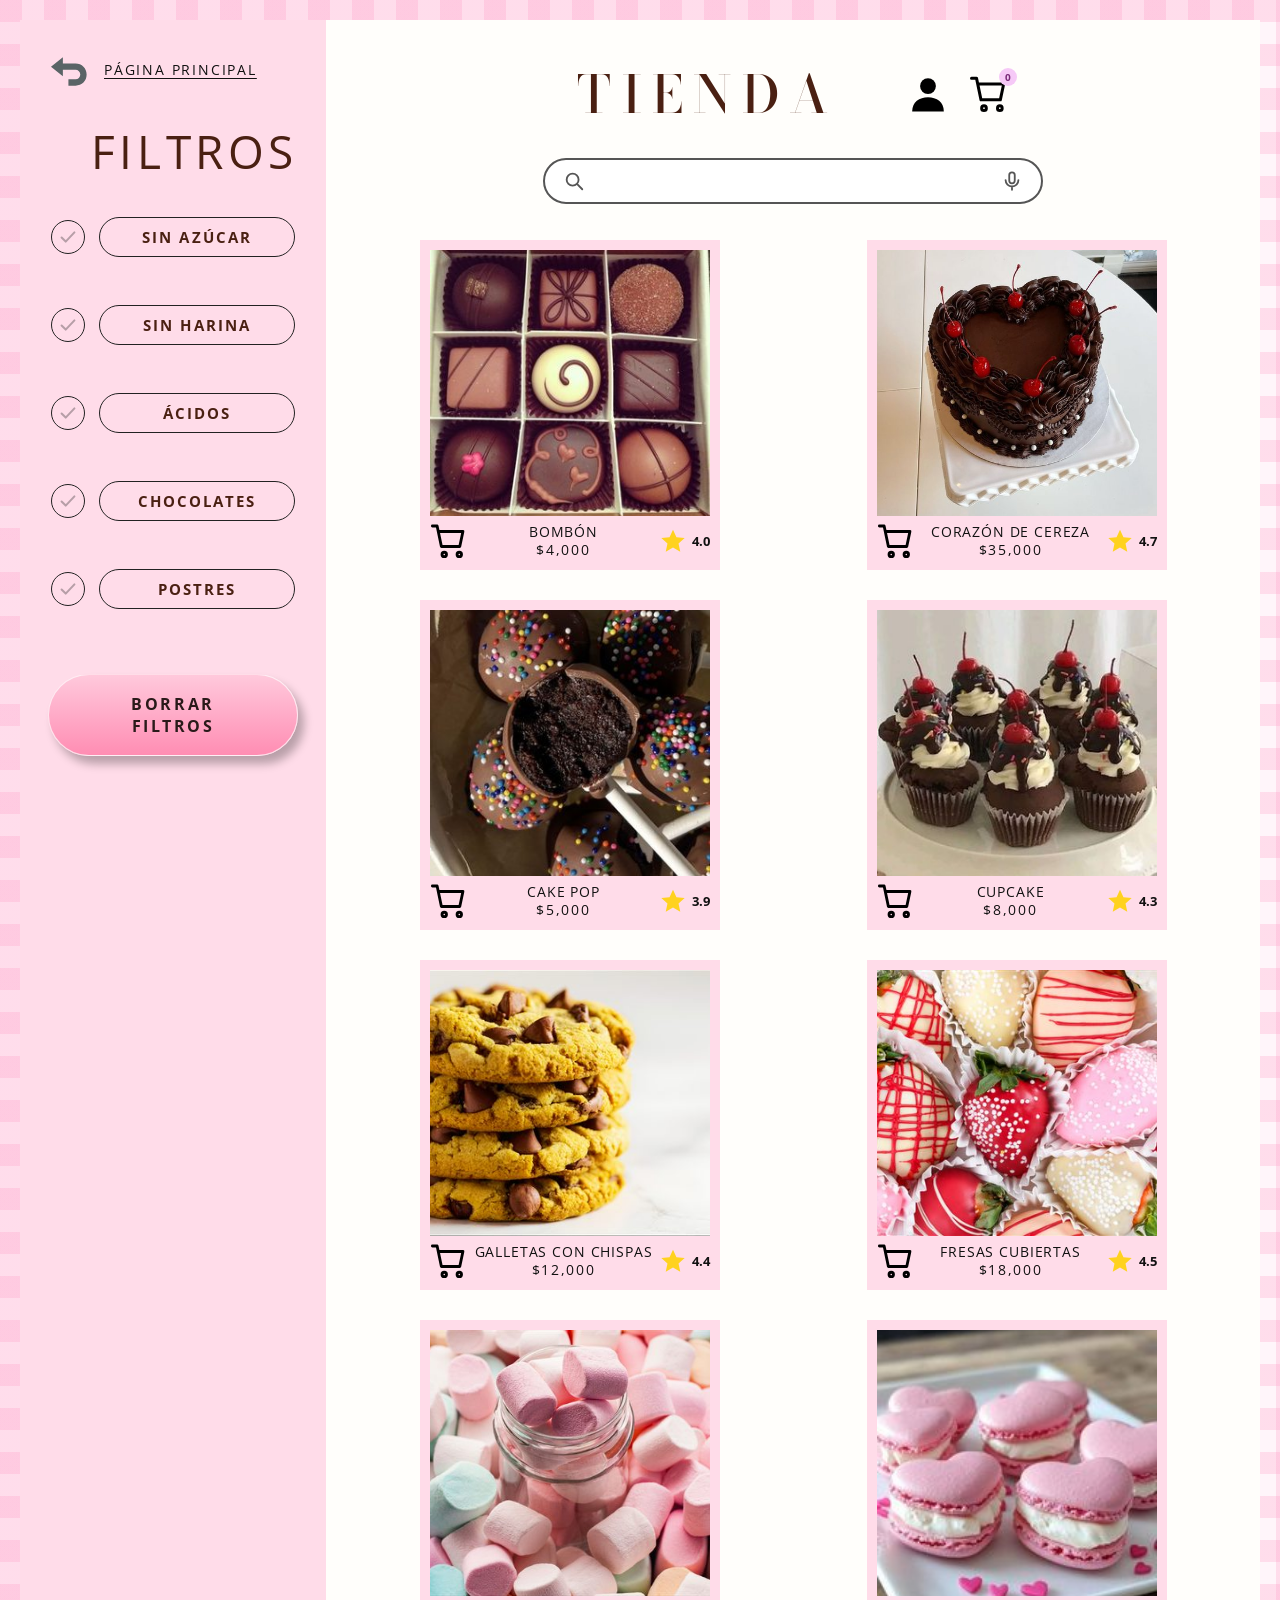
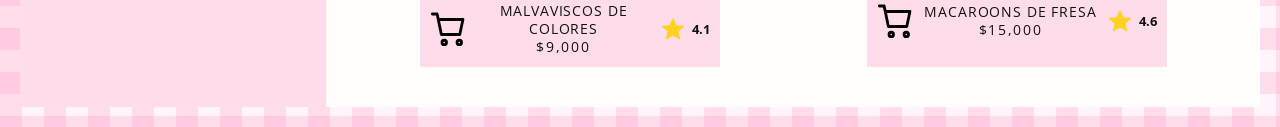
<file: tienda.html>
<!doctype html>
<html lang="es">
<head>
<meta charset="utf-8">
<meta name="viewport" content="width=device-width, initial-scale=1">
<title>Sugar Rush</title>
<link rel="preconnect" href="https://fonts.googleapis.com">
<link rel="preconnect" href="https://fonts.gstatic.com" crossorigin>
<link href="https://fonts.googleapis.com/css2?family=Bodoni+Moda:wght@500;600&family=Chewy&family=Cormorant+Garamond:wght@600&family=Kaushan+Script&family=Open+Sans:wght@400;600;700&display=swap" rel="stylesheet">
<style>
:root{
  --pink-bar:#ffdce9;
  --pink-soft:#fff3f8;
  --pink:#ff8fb4;
  --pink-btn-a:#ffc3d8;
  --pink-btn-b:#ff8db3;
  --magenta:#ee0a9d;
  --olive:#4f5b25;
  --slate:#5a6466;
  --brown:#4a2012;
  --ink:#111;
  --paper:#fffefb;
  --red:#e8505b;
  --green:#8cc63f;
}
*{box-sizing:border-box}
html,body{margin:0}
body{padding:20px}
body{
  font-family:'Open Sans',system-ui,sans-serif;
  color:var(--ink);
  background-color:#fff5fa;
  background-image:
    linear-gradient(90deg,rgba(255,150,195,.26) 50%,transparent 50%),
    linear-gradient(rgba(255,150,195,.26) 50%,transparent 50%);
  background-size:44px 44px;
}
button{font:inherit;cursor:pointer}
a{color:inherit}
svg{display:block}

.sheet{max-width:1700px;margin:0 auto;background:var(--paper);min-height:calc(100vh - 40px);position:relative;display:flex;flex-direction:column}
.sheet.narrow{max-width:640px}
.bar{background:var(--pink-bar);height:110px;display:flex;align-items:center;justify-content:space-between;padding:0 56px;gap:16px;flex:none}
.bar .right{display:flex;align-items:center;gap:26px}
.main{flex:1;padding:0 56px 24px;position:relative}
.narrow .bar{padding:0 40px}
.narrow .main{padding:0 40px 24px}

.link{background:none;border:0;padding:0;color:var(--ink);text-decoration:underline;text-underline-offset:3px;letter-spacing:.12em;text-transform:uppercase;font-size:15px;display:inline-flex;align-items:center;gap:12px}
.link.pink{color:var(--magenta);text-decoration:underline}
.link.plain{text-decoration:none}
.iconbtn{background:none;border:0;padding:0;position:relative;display:inline-flex}
.badge{position:absolute;top:-6px;right:-8px;min-width:18px;height:18px;border-radius:9px;background:#f6c9f7;color:#7a2a79;font-size:10px;font-weight:700;display:flex;align-items:center;justify-content:center;padding:0 4px}
.badge.big{min-width:46px;height:46px;border-radius:50%;font-size:26px;top:auto;bottom:-10px;left:-14px;right:auto;background:#f78fb0;color:#fff;border:2px dashed rgba(255,255,255,.7)}

h1.serif,h2.serif{font-family:'Bodoni Moda',Didot,serif;font-weight:500;letter-spacing:.06em;text-transform:uppercase;margin:0;text-align:center}
.script{font-family:'Kaushan Script','Brush Script MT',cursive;color:var(--slate);text-align:center;margin:0;font-weight:400;text-shadow:0 2px 3px rgba(0,0,0,.18)}
.body-serif{font-family:'Times New Roman',Times,serif;letter-spacing:.09em;line-height:1.55;font-size:20px}
.label{letter-spacing:.14em;text-transform:uppercase;font-size:15px}

.btn{border:1px solid rgba(255,255,255,.7);border-radius:999px;background:linear-gradient(#ffc9dc,#ff8db3);color:#4b3b40;font-weight:700;letter-spacing:.16em;text-transform:uppercase;padding:20px 54px;font-size:17px;box-shadow:6px 8px 10px rgba(0,0,0,.28);transition:transform .1s}
.btn:hover{transform:translateY(-1px)}
.btn:active{transform:translateY(1px);box-shadow:3px 4px 6px rgba(0,0,0,.28)}
.btn.sm{padding:14px 36px;font-size:14px}
.btn.red{background:linear-gradient(#ff3a33,#c8232b);color:#fff}
.btn.flat{box-shadow:none;background:#f68bad;color:#fff;font-family:Verdana,sans-serif;letter-spacing:.04em;text-transform:none;font-size:20px;padding:16px 54px;border-color:#f5a6c0}

.field{display:block;width:100%;border:2.5px solid #4a4a4a;border-radius:999px;padding:17px 22px;font:inherit;font-family:Verdana,sans-serif;font-size:19px;background:#fff;color:#333}
.field::placeholder{color:#8a8a8a}
.field:focus{outline:3px solid #ffb6cf}

.social{display:flex;gap:18px;align-items:center}
.foot{display:flex;justify-content:space-between;align-items:flex-end;padding:26px 56px 22px;gap:14px;flex-wrap:wrap}
.narrow .foot{padding:26px 40px 22px}
.foot .help{letter-spacing:.12em;text-transform:uppercase;font-size:15px}
.foot .help button{background:none;border:0;padding:0;color:var(--magenta);letter-spacing:.12em;text-transform:uppercase;font-size:15px}

/* Inicio */
.home-hero{display:flex;flex-direction:column;align-items:center;position:relative;padding-top:18px}
.home-hero .cart{position:absolute;top:22px;right:0}
.arc{width:min(760px,100%);height:auto;margin-bottom:-60px}
.logo{text-align:center;line-height:.82;font-family:'Chewy',cursive}
.logo .s{display:block;font-size:92px;color:#ff8fb4;text-shadow:5px 6px 8px rgba(0,0,0,.35);letter-spacing:2px}
.logo .r{display:block;font-size:150px;color:#5de3e8;-webkit-text-stroke:9px #b8f0f4;paint-order:stroke fill;text-shadow:5px 6px 8px rgba(0,0,0,.28)}
.cats{display:grid;grid-template-columns:repeat(3,1fr);gap:48px;margin-top:22px;padding:0 6px}
.cat{background:none;border:0;padding:0;text-align:center;color:var(--brown)}
.cat .ph{display:block;height:222px;overflow:hidden}
.cat img{width:100%;height:100%;object-fit:cover;display:block;transition:transform .25s}
.cat:hover img{transform:scale(1.04)}
.cat .t{display:block;margin-top:10px;font-weight:700;letter-spacing:.14em;text-transform:uppercase;font-size:17px}

/* Sobre nosotros */
.about-grid{display:grid;grid-template-columns:1fr 1fr;gap:36px 40px;margin-top:22px}
.about-grid .col{display:flex;flex-direction:column}
.sub{letter-spacing:.14em;text-transform:uppercase;font-size:15px;text-align:center;margin:0 0 18px}
.sub.m{color:var(--magenta)}
.sub.p{color:#ff6fa0;font-weight:700}
.about-grid img{width:100%;display:block}

/* Auth */
.auth{max-width:570px;margin:0 auto;padding-top:78px;text-align:center}
.auth .script{font-size:78px;line-height:1.1}
.stack{display:flex;flex-direction:column;gap:26px;margin-top:38px}
.forgot{font-family:Verdana,sans-serif;font-size:13px;color:#777;background:none;border:0;margin-top:-14px}
.reg-title{font-size:26px;letter-spacing:.14em;text-transform:uppercase;text-align:center;margin:62px 0 0;font-weight:400}
.reg-row{display:flex;align-items:center;gap:16px;margin:0 auto;max-width:440px}
.reg-row .ic{width:64px;flex:none;display:flex;justify-content:center}
.reg-input{flex:1;position:relative}
.reg-input input{width:100%;border:1px solid #333;border-radius:14px 28px 14px 0;border-radius:6px 22px 6px 6px;padding:11px 14px;font:inherit;letter-spacing:.12em;text-transform:uppercase;font-size:16px;background:#fff}
.reg-input input:focus{outline:3px solid #ffb6cf}
.reg-input .sp{position:absolute;right:-18px;top:-12px}
.reg-input .sp2{position:absolute;left:-8px;bottom:-12px}

/* Tienda */
.store{display:grid;grid-template-columns:306px 1fr;flex:1}
.side{background:var(--pink-bar);padding:34px 28px 40px;display:flex;flex-direction:column;gap:0}
.side h2{font-size:46px;font-weight:400;letter-spacing:.1em;text-transform:uppercase;color:var(--brown);margin:34px 0 22px;text-align:right}
.chips{display:flex;flex-direction:column;gap:42px;margin-top:10px}
.chip{display:flex;align-items:center;gap:14px;background:none;border:0;padding:3px}
.chip .box{width:34px;height:34px;border-radius:50%;border:1.5px solid #222;display:flex;align-items:center;justify-content:center;flex:none;background:transparent}
.chip .box svg{opacity:.3}
.chip.on .box{border-radius:3px;border:3px solid #ff0a9d;background:#fff}
.chip.on .box svg{opacity:1}
.chip .pill{flex:1;border:1.5px solid #222;border-radius:999px;padding:9px 6px;text-align:center;font-weight:700;letter-spacing:.14em;text-transform:uppercase;font-size:15px;color:var(--brown)}
.chip.on .pill{border:4px solid #ff0a9d;border-radius:3px;padding:6px}
.side .btn{margin-top:62px;align-self:center;padding:18px 40px;font-size:16px;color:#2a1a1a}
.shop{padding:34px 40px 40px}
.shop-head{display:flex;align-items:center;justify-content:center;gap:40px;position:relative}
.shop-head h1{font-size:52px;font-weight:500;letter-spacing:.2em;color:var(--brown)}
.search{display:flex;align-items:center;gap:10px;border:2px solid #555;border-radius:999px;padding:9px 18px;margin:24px auto 36px;max-width:500px;background:#fff}
.search input{flex:1;border:0;outline:0;font:inherit;font-size:16px;background:transparent}
.grid{display:grid;grid-template-columns:repeat(auto-fill,minmax(280px,1fr));gap:30px 40px}
.card{background:var(--pink-bar);padding:10px 10px 10px;position:relative;max-width:300px;width:100%;justify-self:center}
.card .ph{display:block;width:100%;aspect-ratio:1/.95;overflow:hidden;background:none;border:0;padding:0;cursor:pointer}
.card img{width:100%;height:100%;object-fit:cover;display:block}
.card .row{display:flex;align-items:center;gap:6px;padding-top:6px}
.card .meta{flex:1;text-align:center;letter-spacing:.06em;text-transform:uppercase;font-size:14px;line-height:1.3}
.card .rate{display:flex;align-items:center;gap:6px;font-weight:700;font-size:13px}
.empty{grid-column:1/-1;text-align:center;padding:60px 0;letter-spacing:.1em;color:#7d6a72}

/* Producto */
.prod{display:grid;grid-template-columns:560px 1fr;gap:54px;padding:12px 0 0}
.gal{display:grid;grid-template-columns:3fr 1fr;gap:0;align-content:start}
.gal .big{grid-row:1/3}
.gal img{width:100%;height:100%;object-fit:cover;display:block}
.gal.one{grid-template-columns:1fr}
.buy{display:flex;align-items:center;justify-content:center;gap:34px;margin-top:20px;font-weight:700;font-size:28px;letter-spacing:.1em}
.buy .st{display:flex;align-items:center;gap:14px}
.qty{display:flex;align-items:center;justify-content:center;gap:16px;margin-top:20px;letter-spacing:.1em;text-transform:uppercase;font-size:15px}
.qty .sel{position:relative;display:inline-flex;width:36px;height:36px}
.qty select{appearance:none;-webkit-appearance:none;border:0;background:#ff8fb4;color:transparent;width:36px;height:36px;border-radius:50%;cursor:pointer;position:absolute;inset:0;opacity:0}
.desc-wrap{display:flex;flex-direction:column;justify-content:space-between;gap:40px}
.add{align-self:center;margin-top:20px}

/* Carrito */
.cart-head{display:flex;align-items:center;justify-content:center;gap:56px;margin:44px 0 26px}
.cart-head .script{font-size:84px;line-height:1}
.lines{display:flex;flex-direction:column;gap:20px;align-items:center}
.line{display:flex;width:100%;max-width:400px;background:var(--pink-bar);align-items:stretch;min-height:80px}
.line .ph{width:112px;flex:none;overflow:hidden}
.line img{width:100%;height:100%;object-fit:cover;display:block}
.line .tx{flex:1;text-align:center;padding:12px 6px 8px;display:flex;flex-direction:column;justify-content:center;position:relative}
.line .nm{font-weight:700;letter-spacing:.1em;text-transform:uppercase;font-size:14px}
.line .pr{font-weight:700;font-size:23px;letter-spacing:.06em}
.line .x{position:absolute;right:10px;bottom:6px;background:none;border:0;padding:0}
.totalrow{display:flex;align-items:center;justify-content:center;gap:40px;margin:36px 0 10px}
.totalrow .tt{font-weight:700;font-size:28px;letter-spacing:.14em;text-align:center;line-height:1.5}
.cart-empty{text-align:center;color:#7d6a72;letter-spacing:.1em;padding:40px 0}

/* Pago */
.pay-title{font-size:92px;line-height:1.1;margin-top:44px}
.opts{display:flex;flex-direction:column;gap:30px;margin:26px auto 0;max-width:700px}
.opt{display:flex;align-items:center;gap:18px;background:#fff4fa;border-radius:999px;padding:14px 26px 14px 14px;border:4px solid transparent;text-align:left;width:100%;min-height:74px}
.opt.on{border-color:#ee0a9d}
.opt .ic{width:56px;flex:none;display:flex;justify-content:center}
.opt .tx{flex:1;font-family:'Times New Roman',serif;letter-spacing:.1em}
.opt .tx b{display:block;font-weight:400;font-size:24px;color:#111}
.opt .tx span{font-size:18px;color:#666}
.opt .ck{width:36px;height:36px;border-radius:50%;border:1.5px solid #222;display:flex;align-items:center;justify-content:center;flex:none;background:#fff}
.opt.on .ck{background:#ee0a9d;border:3px solid #e60094}
.opt .ck svg{opacity:.3}
.opt.on .ck svg{opacity:1}
.sums{text-align:center;font-family:'Times New Roman',serif;letter-spacing:.1em;font-size:25px;color:#666;line-height:1.35;margin-top:32px}
.sums .tot{color:#111;font-size:25px;margin-top:14px}
.paybtn{display:flex;justify-content:center;margin-top:22px}

/* Modal */
.ov{position:fixed;inset:0;background:rgba(40,10,25,.38);display:flex;align-items:center;justify-content:center;padding:20px;z-index:50;animation:fade .15s}
@keyframes fade{from{opacity:0}to{opacity:1}}
.modal{background:#fff;border:5px solid #000;max-width:600px;width:100%;padding:34px 36px 26px;position:relative;display:flex;gap:30px;align-items:center;flex-wrap:wrap}
.modal .mx{position:absolute;top:8px;right:12px;background:none;border:0;padding:0}
.modal .tx{flex:1;min-width:220px;text-align:center;letter-spacing:.1em;font-size:15px;line-height:1.55}
.modal .tx .h{font-size:17px;letter-spacing:.14em;text-transform:uppercase;display:block;margin-bottom:6px}
.modal .tx ul{margin:6px 0 0;padding:0;list-style:none}
.modal .tx li:before{content:"•";margin-right:10px}
.modal .tx .small{font-size:14px}
.modal .tx .foot2{display:block;margin-top:16px;font-size:14px}
.modal .tx .foot2 button{background:none;border:0;padding:0;color:var(--magenta);letter-spacing:.1em;font-size:14px}
.modal.col{flex-direction:column;text-align:center}
.confirm-btns{display:flex;align-items:center;gap:26px;margin-top:18px;width:100%;justify-content:center}
.confirm-btns .sep{width:0;height:56px;border-left:4px dotted #000}
.cbtn{border:1px solid rgba(0,0,0,.4);border-radius:999px;padding:9px 16px;font-size:13px;letter-spacing:.06em;color:#222;min-width:130px}
.cbtn.g{background:var(--green)}
.cbtn.r{background:#eb5360;color:#222}

.toast{position:fixed;left:50%;bottom:26px;transform:translateX(-50%) translateY(20px);background:#4a2012;color:#fff;padding:12px 22px;border-radius:999px;letter-spacing:.08em;font-size:14px;opacity:0;pointer-events:none;transition:all .25s;z-index:60}
.toast.show{opacity:1;transform:translateX(-50%) translateY(0)}

@media (max-width:900px){
  .bar{padding:0 22px;height:92px}
  .main{padding:0 22px 20px}
  .bar .right{gap:16px}
  .link{font-size:12px;gap:8px}
  .logo .s{font-size:64px}.logo .r{font-size:104px;-webkit-text-stroke:7px #b8f0f4}
  .cats{gap:14px}.cat .ph{height:130px}.cat .t{font-size:12px}
  .about-grid{grid-template-columns:1fr}
  .store{grid-template-columns:1fr}
  .side{padding:22px}
  .chips{gap:16px}
  .side h2{text-align:left;font-size:34px;margin:12px 0}
  .prod{grid-template-columns:1fr;gap:24px}
  .grid{grid-template-columns:1fr}
  .foot{padding:22px}
  .cart-head .script{font-size:60px}
  .pay-title{font-size:60px}
  .auth .script{font-size:56px}
}
@media (max-width:520px){
  .bar{flex-wrap:wrap;height:auto;padding:14px 16px;justify-content:center}
  .link{letter-spacing:.06em}
  .arc{display:none}
  .home-hero .cart{top:10px}
  .cats{grid-template-columns:1fr}
  .cat .ph{height:190px}
}
</style>
</head>
<body>
<div id="app"></div>
<div class="toast" id="toast"></div>

<script>
const PHOTOS = {"bombon": "[data-uri]", "corazon": "[data-uri]", "rebanada1": "[data-uri]", "rebanada2": "[data-uri]", "cakepop": "[data-uri]", "cupcake": "[data-uri]", "cookies": "[data-uri]", "fresas": "[data-uri]", "malvaviscos": "[data-uri]", "macaroons": "[data-uri]"};

/* ---------- Iconos (SVG en línea) ---------- */
const I = {
  back:(c='#5a6466',s=54)=>`<svg width="${s}" height="${s*0.72}" viewBox="0 0 54 40" fill="none"><path d="M18 4 3 16l15 12v-8h16a6 6 0 0 1 0 12h-9v8h9c8 0 14-6 14-14 0-8-6-14-14-14H18z" fill="${c}"/></svg>`,
  cart:(c='#000',s=44)=>`<svg width="${s}" height="${s}" viewBox="0 0 24 24" fill="none" stroke="${c}" stroke-width="1.8" stroke-linecap="round" stroke-linejoin="round"><circle cx="9" cy="20.5" r="1.4"/><circle cx="18.5" cy="20.5" r="1.4"/><path d="M1.5 2.5h3l2.7 13h11.6l2-9.5H5.4"/></svg>`,
  user:(c='#000',s=40)=>`<svg width="${s}" height="${s}" viewBox="0 0 24 24" fill="${c}"><circle cx="12" cy="7" r="5"/><path d="M2 23c0-6 4.5-9 10-9s10 3 10 9z"/></svg>`,
  userCircle:(c='#4f5b25',s=44)=>`<svg width="${s}" height="${s}" viewBox="0 0 48 48" fill="none" stroke="${c}" stroke-width="2.4"><circle cx="24" cy="24" r="21"/><circle cx="24" cy="19" r="7"/><path d="M10 38c2-8 8-10 14-10s12 2 14 10"/></svg>`,
  users:(c='#4f5b25',s=54)=>`<svg width="${s}" height="${s*0.8}" viewBox="0 0 56 44" fill="${c}"><circle cx="28" cy="10" r="8"/><circle cx="9" cy="16" r="6"/><circle cx="47" cy="16" r="6"/><path d="M12 42c0-10 6-17 16-17s16 7 16 17z"/><path d="M0 34c0-7 4-11 9-11 2 0 3 .3 4 .9-3 3-4 6-4.4 10z"/><path d="M56 34c0-7-4-11-9-11-2 0-3 .3-4 .9 3 3 4 6 4.4 10z"/></svg>`,
  shop:(c='#4f5b25',s=50)=>`<svg width="${s}" height="${s*1.2}" viewBox="0 0 50 60" fill="none"><path d="M25 2C13 2 4 11 4 22c0 11 11 22 17 30h8c6-8 17-19 17-30C46 11 37 2 25 2z" fill="${c}"/><rect x="21" y="52" width="8" height="5" rx="2" fill="${c}"/><g stroke="#fff" stroke-width="2.6" stroke-linecap="round" stroke-linejoin="round" fill="none"><path d="M13 12h3.5l3 12h14l3-8.5H18"/><circle cx="21" cy="29" r="1.3" fill="#fff"/><circle cx="32" cy="29" r="1.3" fill="#fff"/></g></svg>`,
  facebook:(c='#4f5b25',s=38)=>`<svg width="${s}" height="${s}" viewBox="0 0 40 40" fill="none"><circle cx="20" cy="20" r="18" stroke="${c}" stroke-width="3"/><path d="M21.5 36V23h4.4l.7-5h-5.1v-3.2c0-1.4.5-2.4 2.5-2.4H27V8c-.5-.1-2.1-.2-3.9-.2-3.9 0-6.4 2.300-6.400 6.600V18h-4.300v5h4.300v13z" fill="${c}"/></svg>`,
  instagram:(c='#4f5b25',s=36)=>`<svg width="${s}" height="${s}" viewBox="0 0 40 40" fill="none" stroke="${c}" stroke-width="3.2"><rect x="3" y="3" width="34" height="34" rx="10"/><circle cx="20" cy="20" r="8"/><circle cx="29.500" cy="10.500" r="1.600" fill="${c}" stroke="none"/></svg>`,
  youtube:(c='#4f5b25',s=40)=>`<svg width="${s}" height="${s*0.72}" viewBox="0 0 44 31"><rect width="44" height="31" rx="9" fill="${c}"/><path d="M17 8.500v14l12-7z" fill="#fffefb"/></svg>`,
  x:(c='#4f5b25',s=34)=>`<svg width="${s}" height="${s}" viewBox="0 0 34 34" fill="none" stroke="${c}"><path d="M4 3h6.500l20 28H24z" stroke-width="2"/><path d="M29 3 18.500 15M5 31l10.500-12" stroke-width="2.200"/></svg>`,
  lock:(c='#4f5b25',s=54)=>`<svg width="${s*0.8}" height="${s}" viewBox="0 0 40 54" fill="none"><rect x="3" y="22" width="34" height="29" rx="5" stroke="${c}" stroke-width="4"/><path d="M9 22v-6a11 11 0 0 1 22 0v6" stroke="${c}" stroke-width="4"/><circle cx="20" cy="34" r="3.500" fill="${c}"/><path d="M18 36h4l1.500 8h-7z" fill="${c}"/></svg>`,
  mail:(c='#4f5b25',s=64)=>`<svg width="${s}" height="${s*0.72}" viewBox="0 0 64 46" fill="none"><rect x="3" y="3" width="58" height="40" rx="3" stroke="${c}" stroke-width="5"/><path d="M5 8l27 20L59 8" stroke="${c}" stroke-width="5"/></svg>`,
  pin:(c='#000',s=44)=>`<svg width="${s*0.75}" height="${s}" viewBox="0 0 30 40" fill="none" stroke="${c}" stroke-width="2.600"><path d="M15 2C8 2 2 8 2 15c0 9 13 23 13 23s13-14 13-23C28 8 22 2 15 2z"/><circle cx="15" cy="15" r="5.500"/></svg>`,
  bank:(c='#4f5b25',s=54)=>`<svg width="${s}" height="${s}" viewBox="0 0 54 54" fill="none" stroke="${c}" stroke-width="3" stroke-linejoin="round"><path d="M5 20 27 8l22 12z"/><path d="M9 24v18M19 24v18M29 24v18M39 24v18M45 24v18M4 46h46M6 42h42"/><path d="M42 8l1.500-4M46 11l3-3" stroke-width="2"/></svg>`,
  card:(c='#e0555f',s=54)=>`<svg width="${s}" height="${s*0.85}" viewBox="0 0 54 46" fill="none" stroke="${c}" stroke-width="2.600"><path d="M8 12 43 4l3 8"/><path d="M3 14h46v28H3z" stroke-linejoin="round"/><rect x="8" y="20" width="9" height="7" fill="${c}" stroke="none" opacity=".85"/><circle cx="35" cy="24" r="4"/><circle cx="41" cy="24" r="4"/><path d="M8 34h22M8 38h12"/></svg>`,
  cash:(c='#8a9a3c',s=56)=>`<svg width="${s}" height="${s}" viewBox="0 0 56 56" fill="${c}"><path d="M22 4h26v18H22z" opacity=".7"/><path d="M4 28c0-3 2-5 5-5h19v8H15l9 4v12H9c-3 0-5-2-5-5z"/><path d="M28 31h18c4 0 6 2 6 6s-2 6-6 6H32z"/><circle cx="35" cy="13" r="4" fill="#fffefb"/></svg>`,
  star:(s=30)=>`<svg width="${s}" height="${s}" viewBox="0 0 24 24" fill="#ffd21f"><path d="M12 1.500l3.200 7 7.600.8-5.700 5.100 1.600 7.500L12 18.100l-6.700 3.800 1.600-7.500L1.200 9.300l7.600-.8z"/></svg>`,
  chev:(s=36)=>`<svg width="${s}" height="${s}" viewBox="0 0 36 36"><circle cx="18" cy="18" r="17" fill="#ff8fb4"/><path d="M10 14l8 8 8-8" fill="none" stroke="#fff" stroke-width="3.400" stroke-linecap="round" stroke-linejoin="round"/></svg>`,
  xmark:(c='#e8505b',s=34)=>`<svg width="${s}" height="${s}" viewBox="0 0 34 34" stroke="${c}" stroke-width="4" stroke-linecap="round"><path d="M4 4l26 26M30 4L4 30"/></svg>`,
  err:(s=92)=>`<svg width="${s}" height="${s}" viewBox="0 0 92 92"><circle cx="46" cy="46" r="44" fill="#d9574a"/><circle cx="44" cy="44" r="40" fill="#f0735d"/><path d="M28 28l32 32M60 28L28 60" stroke="#fff" stroke-width="10" stroke-linecap="round"/><path d="M18 34a30 30 0 0 1 14-16" stroke="#ffd7cf" stroke-width="4" stroke-linecap="round" fill="none"/></svg>`,
  ok:(s=92)=>`<svg width="${s}" height="${s}" viewBox="0 0 92 92"><circle cx="46" cy="46" r="44" fill="#5fa032"/><circle cx="44" cy="44" r="40" fill="#8cc63f"/><path d="M26 46l14 14 27-30" stroke="#fff" stroke-width="10" stroke-linecap="round" stroke-linejoin="round" fill="none"/></svg>`,
  check:(c='#111',s=22)=>`<svg width="${s}" height="${s}" viewBox="0 0 24 24" fill="none" stroke="${c}" stroke-width="2.200" stroke-linecap="round" stroke-linejoin="round"><path d="M5 12.500l4.500 4.500L19 7"/></svg>`,
  search:(s=22)=>`<svg width="${s}" height="${s}" viewBox="0 0 24 24" fill="none" stroke="#555" stroke-width="2" stroke-linecap="round"><circle cx="10.500" cy="10.500" r="6.500"/><path d="M15.500 15.500 21 21"/></svg>`,
  mic:(s=22)=>`<svg width="${s}" height="${s}" viewBox="0 0 24 24" fill="none" stroke="#555" stroke-width="2" stroke-linecap="round"><rect x="9" y="2.500" width="6" height="12" rx="3"/><path d="M5 11a7 7 0 0 0 14 0M12 18v3.500"/></svg>`,
  spark:(s=22)=>`<svg width="${s}" height="${s}" viewBox="0 0 24 24" fill="#000"><path d="M10 1c.7 5.500 2.500 7.500 8 8.500-5.500 1-7.300 3-8 8.500-.7-5.500-2.500-7.500-8-8.500 5.500-1 7.300-3 8-8.500zM19.500 14c.3 2.300 1.100 3.100 3.500 3.500-2.400.4-3.200 1.200-3.500 3.500-.3-2.300-1.100-3.100-3.500-3.500 2.400-.4 3.200-1.200 3.500-3.500z"/></svg>`,
  flourish:(c='#5de3e8',w=470)=>`<svg width="${w}" height="${w*0.12}" viewBox="0 0 470 56" fill="none" style="max-width:100%"><path d="M4 22C60 18 120 22 170 36c14 4 30 1 38-9 6-8 0-16-9-16-8 0-12 7-8 13 3 4 9 4 11 0" stroke="${c}" stroke-width="5" stroke-linecap="round"/><path d="M466 22C410 18 350 22 300 36c-14 4-30 1-38-9-6-8 0-16 9-16 8 0 12 7 8 13-3 4-9 4-11 0" stroke="${c}" stroke-width="5" stroke-linecap="round"/><circle cx="235" cy="30" r="8" fill="${c}"/><path d="M235 4l5 9-5 8-5-8zM235 56l5-9-5-8-5 8z" fill="${c}" transform="translate(0 0)"/><circle cx="100" cy="14" r="6" fill="${c}"/><circle cx="56" cy="16" r="3.500" fill="${c}"/><circle cx="370" cy="14" r="6" fill="${c}"/><circle cx="414" cy="16" r="3.500" fill="${c}"/></svg>`
};

/* ---------- Datos ---------- */
const PRODUCTS = {
  bombon:  {id:'bombon', name:'Bombón', price:4000, rating:4.0, img:'bombon', tags:['chocolates']},
  corazon: {id:'corazon', name:'Corazón de cereza', price:35000, rating:4.7, img:'corazon', tags:['sin azúcar','sin harina','chocolates','postres'],
            gallery:['corazon','rebanada1','rebanada2'],
            desc:'Pastel elaborado con suave y esponjoso bizcocho de chocolate, cuidadosamente moldeado en forma de corazón. Su interior está relleno con ganache de chocolate y fresas frescas. Posee una cobertura de chocolate con decoración de cerezas. Hecha con harina de coco y edulcorantes.'},
  cakepop: {id:'cakepop', name:'Cake pop', price:5000, rating:3.9, img:'cakepop', tags:['chocolates','postres']},
  cupcake: {id:'cupcake', name:'Cupcake', price:8000, rating:4.3, img:'cupcake', tags:['chocolates','postres']},
  galletas:{id:'galletas', name:'Galletas con chispas', price:12000, rating:4.4, img:'cookies', tags:['sin azúcar','chocolates','postres']},
  fresas:  {id:'fresas', name:'Fresas cubiertas', price:18000, rating:4.5, img:'fresas', tags:['sin azúcar','ácidos','postres']},
  malvavisco:{id:'malvavisco', name:'Malvaviscos de colores', price:9000, rating:4.1, img:'malvaviscos', tags:['sin harina','postres']},
  macaroons:{id:'macaroons', name:'Macaroons de fresa', price:15000, rating:4.6, img:'macaroons', tags:['sin harina','ácidos','postres']}
};
const FILTERS = [['sin azúcar','Sin azúcar'],['sin harina','Sin harina'],['ácidos','Ácidos'],['chocolates','Chocolates'],['postres','Postres']];

/* Carrito compartido con carrito.html (localStorage) */
const CART_KEY = 'sugarrush_carrito';
function readCart(){
  try{ const c = JSON.parse(localStorage.getItem(CART_KEY)); return Array.isArray(c) ? c : []; }
  catch(e){ return []; }
}
function saveCart(c){ try{ localStorage.setItem(CART_KEY, JSON.stringify(c)); }catch(e){} }
const cartUnits = () => readCart().reduce((a,l)=>a+l.qty,0);

const state = { filters:new Set(), query:'', qty:1, cartCount:cartUnits() };
const money = n => '$' + n.toLocaleString('en-US');
const esc = s => String(s).replace(/[&<>"']/g, c => ({'&':'&amp;','<':'&lt;','>':'&gt;','"':'&quot;',"'":'&#39;'}[c]));
const img = (k,alt='') => `<img src="${PHOTOS[k]}" alt="${esc(alt)}">`;
/* ---------- Piezas comunes ---------- */
const social = () => `<div class="social">${I.facebook()}${I.instagram()}${I.youtube()}${I.x()}</div>`;
const footer = help => `<div class="foot">${social()}${help?`<div class="help">¿Necesitas ayuda? <button data-go="about">Contáctanos</button></div>`:''}</div>`;
const cartBtn = (small=false) => `<button class="iconbtn" data-go="cart" aria-label="Carrito">${I.cart('#000',small?40:44)}<span class="badge">${state.cartCount}</span></button>`;
const userBtn = () => `<button class="iconbtn" data-go="login" aria-label="Cuenta">${I.user()}</button>`;
const backLink = (to,text) => `<button class="link" data-go="${to}">${I.back('#5a6466',50)}<span>${text}</span></button>`;
const barBack = (to,text,right='') => `<div class="bar">${backLink(to,text)}<div class="right">${right}</div></div>`;

/* ---------- Vistas ---------- */
const views = {
  store(){
    const f = state.filters, q = state.query.trim().toLowerCase();
    const list = Object.values(PRODUCTS).filter(p => [...f].every(t=>p.tags.includes(t)) && p.name.toLowerCase().includes(q));
    return `<div class="sheet"><div class="store">
      <aside class="side">
        <button class="link" data-go="home" style="text-transform:uppercase">${I.back('#5a6466',44)}<span style="font-size:14px">Página principal</span></button>
        <h2>Filtros</h2>
        <div class="chips">
          ${FILTERS.map(([k,l])=>`<button class="chip ${f.has(k)?'on':''}" data-act="filter" data-f="${k}" aria-pressed="${f.has(k)}"><span class="box">${I.check()}</span><span class="pill">${l}</span></button>`).join('')}
        </div>
        <button class="btn" data-act="clear">Borrar filtros</button>
      </aside>
      <section class="shop">
        <div class="shop-head"><h1 class="serif">Tienda</h1><span style="display:flex;gap:22px;align-items:center;margin-left:30px"><button class="iconbtn" data-go="login" aria-label="Cuenta">${I.user('#000',38)}</button>${cartBtn(true)}</span></div>
        <label class="search">${I.search()}<input id="q" value="${esc(state.query)}" aria-label="Buscar productos">${I.mic()}</label>
        <div class="grid">
          ${list.length ? list.map(p=>`<article class="card"><button class="ph" data-go="product/${p.id}" aria-label="Ver ${esc(p.name)}">${img(p.img,p.name)}</button><div class="row"><button class="iconbtn" data-act="add" data-id="${p.id}" aria-label="Agregar ${esc(p.name)} al carrito">${I.cart('#000',38)}</button><div class="meta">${esc(p.name)}<br><b style="font-weight:400;letter-spacing:.12em">${money(p.price)}</b></div><div class="rate">${I.star(26)}${p.rating.toFixed(1)}</div></div></article>`).join('') : `<div class="empty">No hay productos que coincidan con tu búsqueda.</div>`}
        </div>
      </section>
    </div></div>`;
  },

  product(id){
    const p = PRODUCTS[id] || PRODUCTS.corazon;
    const g = p.gallery || [p.img];
    return `<div class="sheet">
      ${barBack('store','Volver a la tienda', userBtn()+cartBtn(true))}
      <div class="main">
        <h1 class="script" style="font-size:86px;line-height:1.15;margin:30px 0 28px">${esc(p.name)}</h1>
        <div class="prod">
          <div>
            <div class="gal ${g.length>1?'':'one'}">
              <div class="big">${img(g[0],p.name)}</div>
              ${g[1]?`<div>${img(g[1],p.name+' (rebanada)')}</div>`:''}
              ${g[2]?`<div>${img(g[2],p.name+' (interior)')}</div>`:''}
            </div>
            <div class="buy"><span>${money(p.price)}</span><span class="st">${I.star(40)}${p.rating.toFixed(1)}</span></div>
            <div class="qty"><span>Cantidad: <span id="qv">${state.qty}</span></span><span class="sel">${I.chev(36)}<select id="qs" aria-label="Cantidad">${[1,2,3,4,5,6,7,8,9,10].map(n=>`<option value="${n}" ${n===state.qty?'selected':''}>${n}</option>`).join('')}</select></span></div>
          </div>
          <div class="desc-wrap">
            <p class="body-serif" style="margin:6px 0 0;font-size:20px">${esc(p.desc || 'Nuestros productos son frescos, elaborados cuando usted pide.')}</p>
            <button class="btn sm add" data-act="addqty" data-id="${p.id}">Agregar al carrito</button>
          </div>
        </div>
      </div>
      ${footer(false)}
    </div>`;
  }
};

let toastT;
function toast(msg){ const t=document.getElementById('toast'); t.textContent=msg; t.classList.add('show'); clearTimeout(toastT); toastT=setTimeout(()=>t.classList.remove('show'),1800); }


/* ---------- Carrito ---------- */
function addToCart(id, qty){
  const p = PRODUCTS[id];
  const cart = readCart();
  const ex = cart.find(l => l.id === id);
  if(ex) ex.qty += qty;
  else cart.push({id, name:p.name, price:p.price, qty, img:p.img});
  saveCart(cart);
  state.cartCount = cartUnits();
  document.querySelectorAll('.badge').forEach(x => x.textContent = state.cartCount);
  toast(`${p.name} agregado al carrito`);
}

/* ---------- Router ---------- */
const EXTERNAL = { home:'index.html', login:'login.html', cart:'carrito.html' };
function route(keepScroll){
  const h = (location.hash || '#/store').replace(/^#\//,'');
  const [name,arg] = h.split('/');
  const view = views[name] || views.store;
  document.getElementById('app').innerHTML = view(arg);
  if(keepScroll!==true) window.scrollTo(0,0);
  document.title = 'Sugar Rush - Tienda';
}
const go = to => {
  if(EXTERNAL[to]){ location.href = EXTERNAL[to]; return; }
  if(location.hash === '#/'+to) route(); else location.hash = '#/'+to;
};
window.addEventListener('hashchange', () => route());
window.addEventListener('pageshow', e => { if(e.persisted){ state.cartCount = cartUnits(); route(true); } });

/* ---------- Eventos ---------- */
document.addEventListener('click', e => {
  const el = e.target.closest('[data-go],[data-act]');
  if(!el) return;
  if(el.dataset.go){ go(el.dataset.go); return; }
  const a = el.dataset.act;
  if(a==='filter'){ const k=el.dataset.f; state.filters.has(k)?state.filters.delete(k):state.filters.add(k); route(true); return; }
  if(a==='clear'){ state.filters.clear(); state.query=''; route(true); return; }
  if(a==='add'){ addToCart(el.dataset.id,1); return; }
  if(a==='addqty'){ addToCart(el.dataset.id, state.qty); state.qty=1; route(true); return; }
});
document.addEventListener('change', e => {
  if(e.target.id==='qs'){ state.qty = +e.target.value; document.getElementById('qv').textContent = state.qty; }
});
document.addEventListener('input', e => {
  if(e.target.id==='q'){
    state.query = e.target.value;
    const pos = e.target.selectionStart;
    route(true);
    const n = document.getElementById('q'); n.focus(); n.setSelectionRange(pos,pos);
  }
});

route();
</script>
</body>
</html>
</file>
<file: styles.css>
* {
    box-sizing: border-box;
    margin: 0;
    padding: 0;
}
body {
    font-family: 'Segoe UI', Tahoma, Geneva, Verdana, sans-serif;
    background-color: #fbd6e3;
    background-image: 
        linear-gradient(90deg, rgba(255,255,255,.4) 50%, transparent 50%),
        linear-gradient(rgba(255,255,255,.4) 50%, transparent 50%);
    background-size: 30px 30px;
    display: flex;
    justify-content: center;
    align-items: center;
    min-height: 100vh;
    padding: 20px;
}
.contenedor {
    width: 100%;
    max-width: 1700px;
    min-height: 900px;
    background-color: #ffffff;
    border-radius: 4px;
    box-shadow: 0 4px 15px rgba(0, 0, 0, 0.1);
    overflow: hidden;
}
.barra-superior {
    background-color: #fcdbe4;
    display: flex;
    justify-content: space-around;
    align-items: center;
    padding: 32px 30px;
}
.items-barra {
    display: flex;
    align-items: center;
    gap: 8px;
    text-decoration: none;
    color: #6b4c4c;
    font-weight: 600;
    font-size: 0.85rem;
    letter-spacing: 1px;
    text-transform: uppercase;
}
.items-barra i {
    font-size: 1.2rem;
}
.caratula {
    padding: 100px 40px 0px;
    text-align: center;
    position: relative;
}
.icono-carrito {
    position: absolute;
    right: 40px;
    top: 20px;
    color: #6b4c4c;
    font-size: 1.5rem;
    text-decoration: none;
}
.slogan {
    font-size: 0.85rem;
    color: #6b4c4c;
    letter-spacing: 2px;
    margin-bottom: 20px;
    font-weight: 600;
}
.logo {
    display: flex;
    flex-direction: column;
    align-items: center;
    justify-content: center;
    margin-bottom: 15px;
}
.logo-sugar {
    font-size: 5.0rem;
    font-weight: 900;
    color: #ff5e97;
    text-shadow: 2px 2px 0px #ffffff, 3px 3px 5px rgba(0,0,0,0.2);
    letter-spacing: 2px;
    line-height: 1;
}
.logo-rush {
    font-size: 5.8rem;
    font-weight: 900;
    color: #5ce1e6;
    text-shadow: 
        -1px -1px 0 #fff,  
         1px -1px 0 #fff,
        -1px  1px 0 #fff,
         1px  1px 0 #fff,
         3px 3px 5px rgba(0,0,0,0.15);
    letter-spacing: 3px;
    line-height: 1;
}
.divisor {
    color: #5ce1e6;
    font-size: 2.8rem;
    margin: 10px 0 30px;
    letter-spacing: 3px;
}
.Tpos-de-postres {
    display: grid;
    grid-template-columns: repeat(3, 1fr);
    gap: 20px;
    padding: 0 40px 30px;
}
.postres {
    text-align: center;
}
.cobertura-imagen {
    width: 100%;
    height: 300px;
    overflow: hidden;
    margin-bottom: 10px;
    border-radius: 2px;
}
.cobertura-imagen img {
    width: 100%;
    height: 100%;
    object-fit: cover;
}
.Titulo-postres {
    font-size: 0.85rem;
    font-weight: 700;
    color: #5c4040;
    letter-spacing: 1px;
    margin-bottom: 10px;
}
.divisor1 {
    color: #8c7b7b;
    font-size: 0.8rem;
    letter-spacing: 3px;
}
.footer {
    padding: 10px 40px 100px;
    display: flex;
    gap: 15px;
}

.red-social {
    color: #5c4040;
    font-size: 2.5rem;
    text-decoration: none;
    transition: color 0.2s;
}
.red-social:hover {
    color: #ff5e97;
}
@media (max-width: 650px) {
    .Tpos-de-postres {
        grid-template-columns: 1fr;
    }
    .barra-superior {
        flex-direction: column;
        gap: 10px;
    }
    .icono-carrito {
        right: 15px;
        top: 10px;
    }
    .logo-sugar { font-size: 2.5rem; }
    .logo-rush { font-size: 2.8rem; }
}
.nosotros {
    display: flex;
    align-items: center; 
    gap: 30px;           
    padding: 30px 40px;
}
.imagen-nosotros {
    width: 100%;          
    max-width: 750px;     
    flex-shrink: 2;          
}
.imagen-nosotros img {
    width: 100%;         
    height: 300px;        
    object-fit: cover;    
    border-radius: 4px;
    display: block;
}
.texto-nosotros {
    flex: 1;             
    color: #5c4040;
}
.texto-nosotros h2 {
    font-size: 2.0rem;
    margin-bottom: 10px;
    color: #ff5e97;
    text-align: center
}
.texto-nosotros p {
    font-size: 1.7rem;    
    line-height: 1.6;     
}
@media (max-width: 650px) {
    .nosotros {
        flex-direction: column;
    }
}
.titulo-2 h3 {
    font-family: 'Libre Bodoni', serif;
    color:#4A5255;
    font-size: 3.5rem;
    margin-bottom: 20px;
    text-align: center;
}
.nosotros2 {
    display: flex;
    align-items: center; 
    gap: 30px;           
    padding: 30px 40px;
}
.texto-nosotros2 {
    flex: 1;             
    color: #5c4040;
}
.texto-nosotros2 h2 {
    font-size: 2.0rem;
    margin-bottom: 10px;
    color: #ff5e97;
    text-align: center
}
.texto-nosotros2 p {
    font-size: 1.7rem;   
    line-height: 1.6;
    margin-bottom: 50px;     
}
.redes-nosotros2 {
    flex: 1;   
    max-width: 600px; 
    text-align: center; 
    margin-bottom: 50px;       
}
.redes-nosotros2 h2{
   font-size: 2.0rem;
   margin-bottom: 10px;
   color: #ff5e97;
   text-align: center;
}
.divisor3 {
    color: #B29F98;
    font-size: 2.7rem;
    margin: 10px 0 30px;
    letter-spacing: 3px;
    text-align: center
}
.gingham-divider {
    width: 100%;
    height: 35px; 
    margin: 40px 0; 
    margin-top: 40px;
    margin-bottom: 80px;

    background-color: #fbd6e3;
    background-image: 
        linear-gradient(90deg, rgba(255,255,255,.4) 50%, transparent 50%),
        linear-gradient(rgba(255,255,255,.4) 50%, transparent 50%);
    background-size: 30px 30px;

    box-shadow: inset 0 2px 4px rgba(0, 0, 0, 0.05), 
                inset 0 -2px 4px rgba(0, 0, 0, 0.05);
}
</file>
<file: auth.css>
/* Estilos de login y registro. Se carga DESPUÉS de styles.css y reutiliza su paleta. */

.contenedor {
    min-height: 0;
}

.auth-caratula {
    padding: 50px 40px 0;
    text-align: center;
}
.auth-logo {
    display: inline-flex;
    flex-direction: column;
    align-items: center;
    text-decoration: none;
}
.auth-logo .logo-sugar {
    font-size: 3.2rem;
    font-weight: 900;
    line-height: 1;
}
.auth-logo .logo-rush {
    font-size: 3.7rem;
    font-weight: 900;
    line-height: 1;
}
.auth-caratula .divisor {
    font-size: 2rem;
    margin: 10px 0 20px;
}

.auth-main {
    display: flex;
    justify-content: center;
    padding: 0 20px 20px;
}
.auth-tarjeta {
    width: 100%;
    max-width: 460px;
    background-color: #fff;
    border: 2px solid #fbd6e3;
    border-radius: 4px;
    padding: 36px 32px;
    box-shadow: 0 4px 15px rgba(0, 0, 0, 0.08);
    color: #5c4040;
}
.auth-titulo {
    font-family: 'Libre Bodoni', serif;
    font-size: 2rem;
    color: #ff5e97;
    text-align: center;
    margin-bottom: 8px;
}
.auth-subtitulo {
    text-align: center;
    font-size: 0.95rem;
    line-height: 1.5;
    margin-bottom: 26px;
}

.campo {
    margin-bottom: 18px;
}
.campo label {
    display: block;
    font-size: 0.9rem;
    font-weight: 600;
    margin-bottom: 6px;
}
.campo-input {
    display: flex;
    align-items: center;
    gap: 10px;
    border: 2px solid #fbd6e3;
    border-radius: 4px;
    padding: 0 12px;
    background-color: #fffafb;
    transition: border-color 0.2s, box-shadow 0.2s;
}
.campo-input:focus-within {
    border-color: #ff5e97;
    box-shadow: 0 0 0 3px rgba(255, 94, 151, 0.2);
}
.campo-input > i {
    color: #8c7b7b;
    width: 18px;
    text-align: center;
}
.campo-input input {
    flex: 1;
    min-width: 0;
    border: none;
    outline: none;
    background: transparent;
    font: inherit;
    font-size: 1rem;
    color: #5c4040;
    padding: 13px 0;
}
.campo-input input::placeholder {
    color: #b9a8a8;
}
.campo.invalido .campo-input {
    border-color: #d63a5f;
}

.ver-clave {
    border: none;
    background: transparent;
    color: #8c7b7b;
    cursor: pointer;
    font-size: 1rem;
    padding: 6px;
}
.ver-clave:hover,
.ver-clave:focus-visible {
    color: #ff5e97;
}

.check {
    display: flex;
    align-items: center;
    gap: 10px;
    font-size: 0.9rem;
    margin-bottom: 14px;
    cursor: pointer;
}
.check input {
    width: 18px;
    height: 18px;
    accent-color: #ff5e97;
}

.mensaje {
    min-height: 1.4em;
    font-size: 0.9rem;
    font-weight: 600;
    margin-bottom: 12px;
    color: #d63a5f;
}
.mensaje.ok {
    color: #1f9aa0;
}

.boton-auth {
    width: 100%;
    border: none;
    border-radius: 4px;
    background-color: #ff5e97;
    color: #fff;
    font: inherit;
    font-size: 1rem;
    font-weight: 700;
    letter-spacing: 1px;
    padding: 14px;
    cursor: pointer;
    transition: background-color 0.2s;
}
.boton-auth:hover {
    background-color: #f0407f;
}
.boton-auth:focus-visible,
.auth-cambio a:focus-visible {
    outline: 3px solid #5ce1e6;
    outline-offset: 2px;
}

.auth-cambio {
    text-align: center;
    font-size: 0.9rem;
    margin-top: 20px;
}
.auth-cambio a {
    color: #ff5e97;
    font-weight: 700;
    text-decoration: none;
}
.auth-cambio a:hover {
    text-decoration: underline;
}

/* El footer del index tiene 100px abajo; aquí lo reducimos y lo centramos */
.contenedor .footer {
    justify-content: center;
    padding: 20px 40px 40px;
}

@media (max-width: 650px) {
    .auth-caratula { padding-top: 30px; }
    .auth-tarjeta { padding: 28px 20px; }
}
</file>
